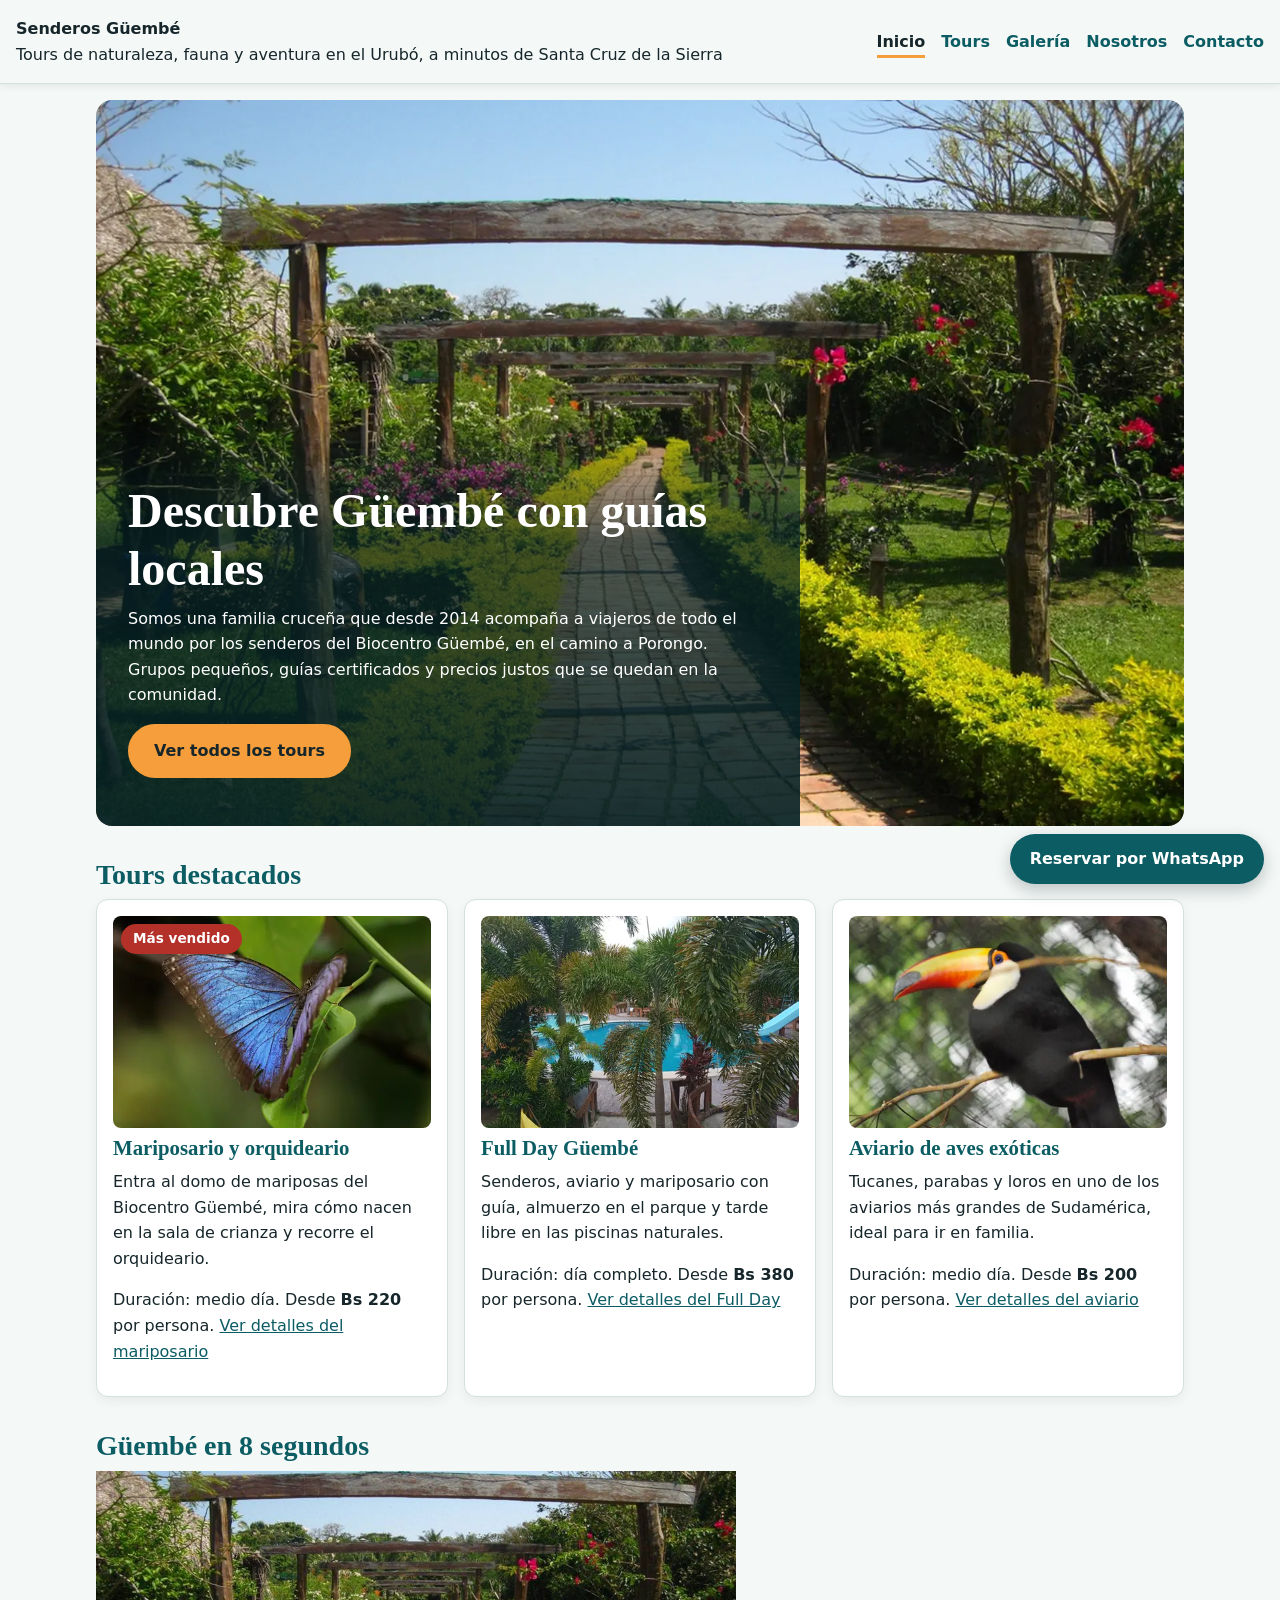
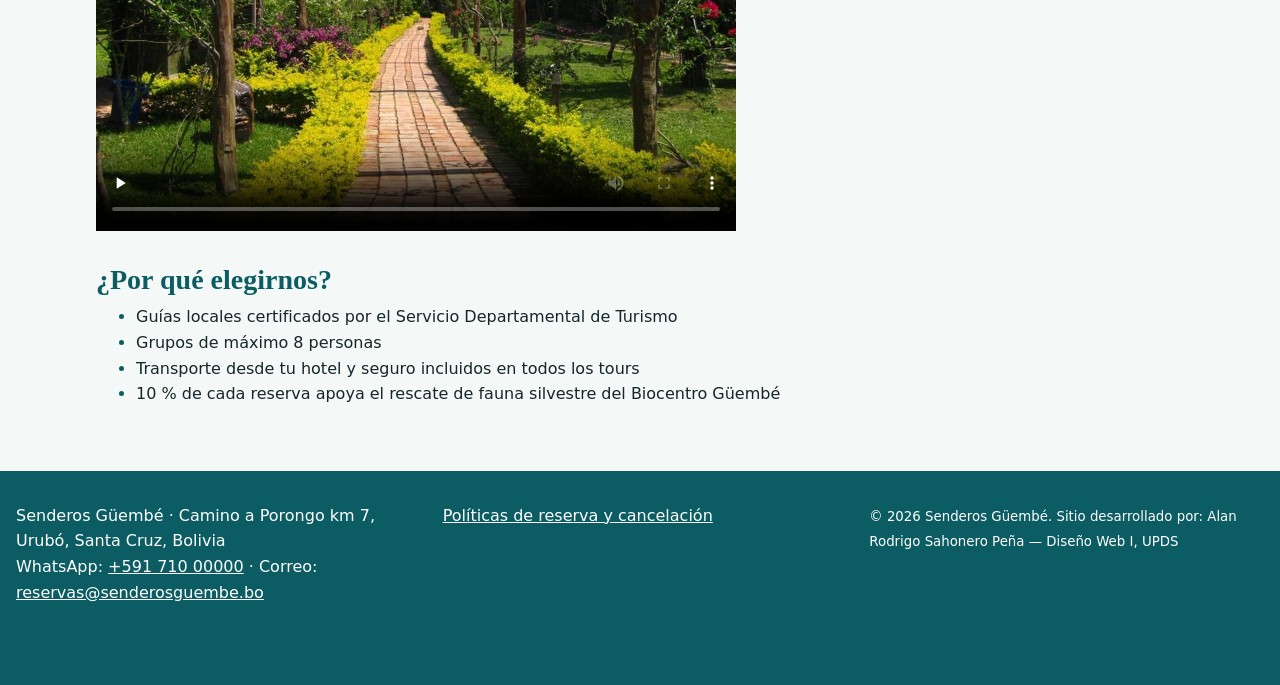
<file: index.html>
<!DOCTYPE html>
<html lang="es">
<head>
  <meta charset="UTF-8">
  <meta name="viewport" content="width=device-width, initial-scale=1.0">
  <title>Senderos Güembé · Tours de naturaleza en el Biocentro Güembé</title>
  <link rel="canonical" href="https://sahoneropenaalanrdorigo-web.github.io/senderos-guembe/">
  <meta name="description" content="Tours con guías locales al mariposario, el aviario y las piscinas naturales del Biocentro Güembé, a 20 minutos de Santa Cruz. Grupos pequeños y precios justos.">
  <link rel="stylesheet" href="css/estilos.css">
  <meta name="theme-color" content="#0b5c63">
  <link rel="icon" href="img/favicon.svg" type="image/svg+xml">
  <link rel="apple-touch-icon" href="img/apple-touch-icon.png">
  <meta property="og:type" content="website">
  <meta property="og:title" content="Senderos Güembé · Tours con guías locales">
  <meta property="og:description" content="Mariposario, aviario y piscinas naturales del Biocentro Güembé. Grupos pequeños y precios justos.">
  <meta property="og:image" content="https://sahoneropenaalanrdorigo-web.github.io/senderos-guembe/img/og-guembe.jpg">
  <meta property="og:url" content="https://sahoneropenaalanrdorigo-web.github.io/senderos-guembe/">
  <meta property="og:locale" content="es_BO">
  <script type="application/ld+json">
  {
    "@context": "https://schema.org",
    "@type": "TravelAgency",
    "name": "Senderos Güembé",
    "url": "https://sahoneropenaalanrdorigo-web.github.io/senderos-guembe/",
    "image": "https://sahoneropenaalanrdorigo-web.github.io/senderos-guembe/img/og-guembe.jpg",
    "telephone": "+59171000000",
    "email": "reservas@senderosguembe.bo",
    "priceRange": "Bs 170 - Bs 950",
    "address": {
      "@type": "PostalAddress",
      "streetAddress": "Camino a Porongo km 7, Urubó",
      "addressLocality": "Porongo",
      "addressRegion": "Santa Cruz",
      "addressCountry": "BO"
    },
    "openingHours": [
      "Mo-Sa 08:00-18:00",
      "Su 08:00-13:00"
    ]
  }
  </script>
</head>
<body>
  <header>
    <div class="marca">
      <p><strong>Senderos Güembé</strong></p>
      <p>Tours de naturaleza, fauna y aventura en el Urubó, a minutos de Santa Cruz de la Sierra</p>
    </div>
    <nav aria-label="Menú principal">
      <ul>
        <li><a href="index.html" aria-current="page">Inicio</a></li>
        <li><a href="tours.html">Tours</a></li>
        <li><a href="galeria.html">Galería</a></li>
        <li><a href="nosotros.html">Nosotros</a></li>
        <li><a href="contacto.html">Contacto</a></li>
      </ul>
    </nav>
  </header>

  <main>
    <section class="hero" aria-labelledby="bienvenida">
      <img src="img/portada-guembe-960.jpg"
           srcset="img/portada-guembe-480.webp 480w, img/portada-guembe-960.webp 960w, img/portada-guembe-1440.webp 1440w"
           sizes="100vw" width="960" height="640" fetchpriority="high"
           alt="Sendero de ladrillo bajo una pérgola de troncos, con arbustos amarillos a los lados y jardines con flores en el Biocentro Güembé">
      <div class="hero-texto">
        <h1 id="bienvenida">Descubre Güembé con guías locales</h1>
        <p>Somos una familia cruceña que desde 2014 acompaña a viajeros de todo el mundo por los senderos del
          Biocentro Güembé, en el camino a Porongo. Grupos pequeños, guías certificados y precios justos que se quedan en la comunidad.</p>
        <p><a class="boton" href="tours.html">Ver todos los tours</a></p>
      </div>
    </section>

    <section aria-labelledby="destacados">
      <h2 id="destacados">Tours destacados</h2>

      <div class="tarjetas">
        <article class="tarjeta">
          <p class="insignia">Más vendido</p>
          <img src="img/mariposario-480.webp" width="480" height="320" loading="lazy" alt="">
          <h3>Mariposario y orquideario</h3>
          <p>Entra al domo de mariposas del Biocentro Güembé, mira cómo nacen en la sala de crianza y recorre el
            orquideario.</p>
          <p>Duración: medio día. Desde <strong>Bs 220</strong> por persona. <a href="tours.html#mariposario">Ver detalles del mariposario</a></p>
        </article>

        <article class="tarjeta">
          <img src="img/piscinas-480.webp" width="480" height="320" loading="lazy" alt="">
          <h3>Full Day Güembé</h3>
          <p>Senderos, aviario y mariposario con guía, almuerzo en el parque y tarde libre en las piscinas
            naturales.</p>
          <p>Duración: día completo. Desde <strong>Bs 380</strong> por persona. <a href="tours.html#fullday">Ver detalles del Full Day</a></p>
        </article>

        <article class="tarjeta">
          <img src="img/aviario-480.webp" width="480" height="320" loading="lazy" alt="">
          <h3>Aviario de aves exóticas</h3>
          <p>Tucanes, parabas y loros en uno de los aviarios más grandes de Sudamérica, ideal para ir en familia.</p>
          <p>Duración: medio día. Desde <strong>Bs 200</strong> por persona. <a href="tours.html#aviario">Ver detalles del aviario</a></p>
        </article>
      </div>
    </section>

    <section aria-labelledby="video-titulo">
      <h2 id="video-titulo">Güembé en 8 segundos</h2>
      <video controls preload="none" poster="video/poster.jpg" width="640" height="360">
        <source src="video/guembe.mp4" type="video/mp4">
        <track kind="captions" src="video/guembe.vtt" srclang="es" label="Español" default>
        <p>Tu navegador no puede reproducir este video. <a href="video/guembe.mp4">Descárgalo aquí</a>.</p>
      </video>
    </section>

    <section aria-labelledby="por-que">
      <h2 id="por-que">¿Por qué elegirnos?</h2>
      <ul>
        <li>Guías locales certificados por el Servicio Departamental de Turismo</li>
        <li>Grupos de máximo 8 personas</li>
        <li>Transporte desde tu hotel y seguro incluidos en todos los tours</li>
        <li>10 % de cada reserva apoya el rescate de fauna silvestre del Biocentro Güembé</li>
      </ul>
    </section>
  </main>

  <a class="whatsapp-flotante" href="https://wa.me/59171000000">Reservar por WhatsApp</a>

  <footer>
    <address>
      Senderos Güembé · Camino a Porongo km 7, Urubó, Santa Cruz, Bolivia<br>
      WhatsApp: <a href="https://wa.me/59171000000">+591 710 00000</a> ·
      Correo: <a href="mailto:reservas@senderosguembe.bo">reservas@senderosguembe.bo</a>
    </address>
    <p><a href="legal/politicas.html">Políticas de reserva y cancelación</a></p>
    <p><small>© 2026 Senderos Güembé. Sitio desarrollado por: Alan Rodrigo Sahonero Peña — Diseño Web I, UPDS</small></p>
  </footer>
</body>
</html>
</file>
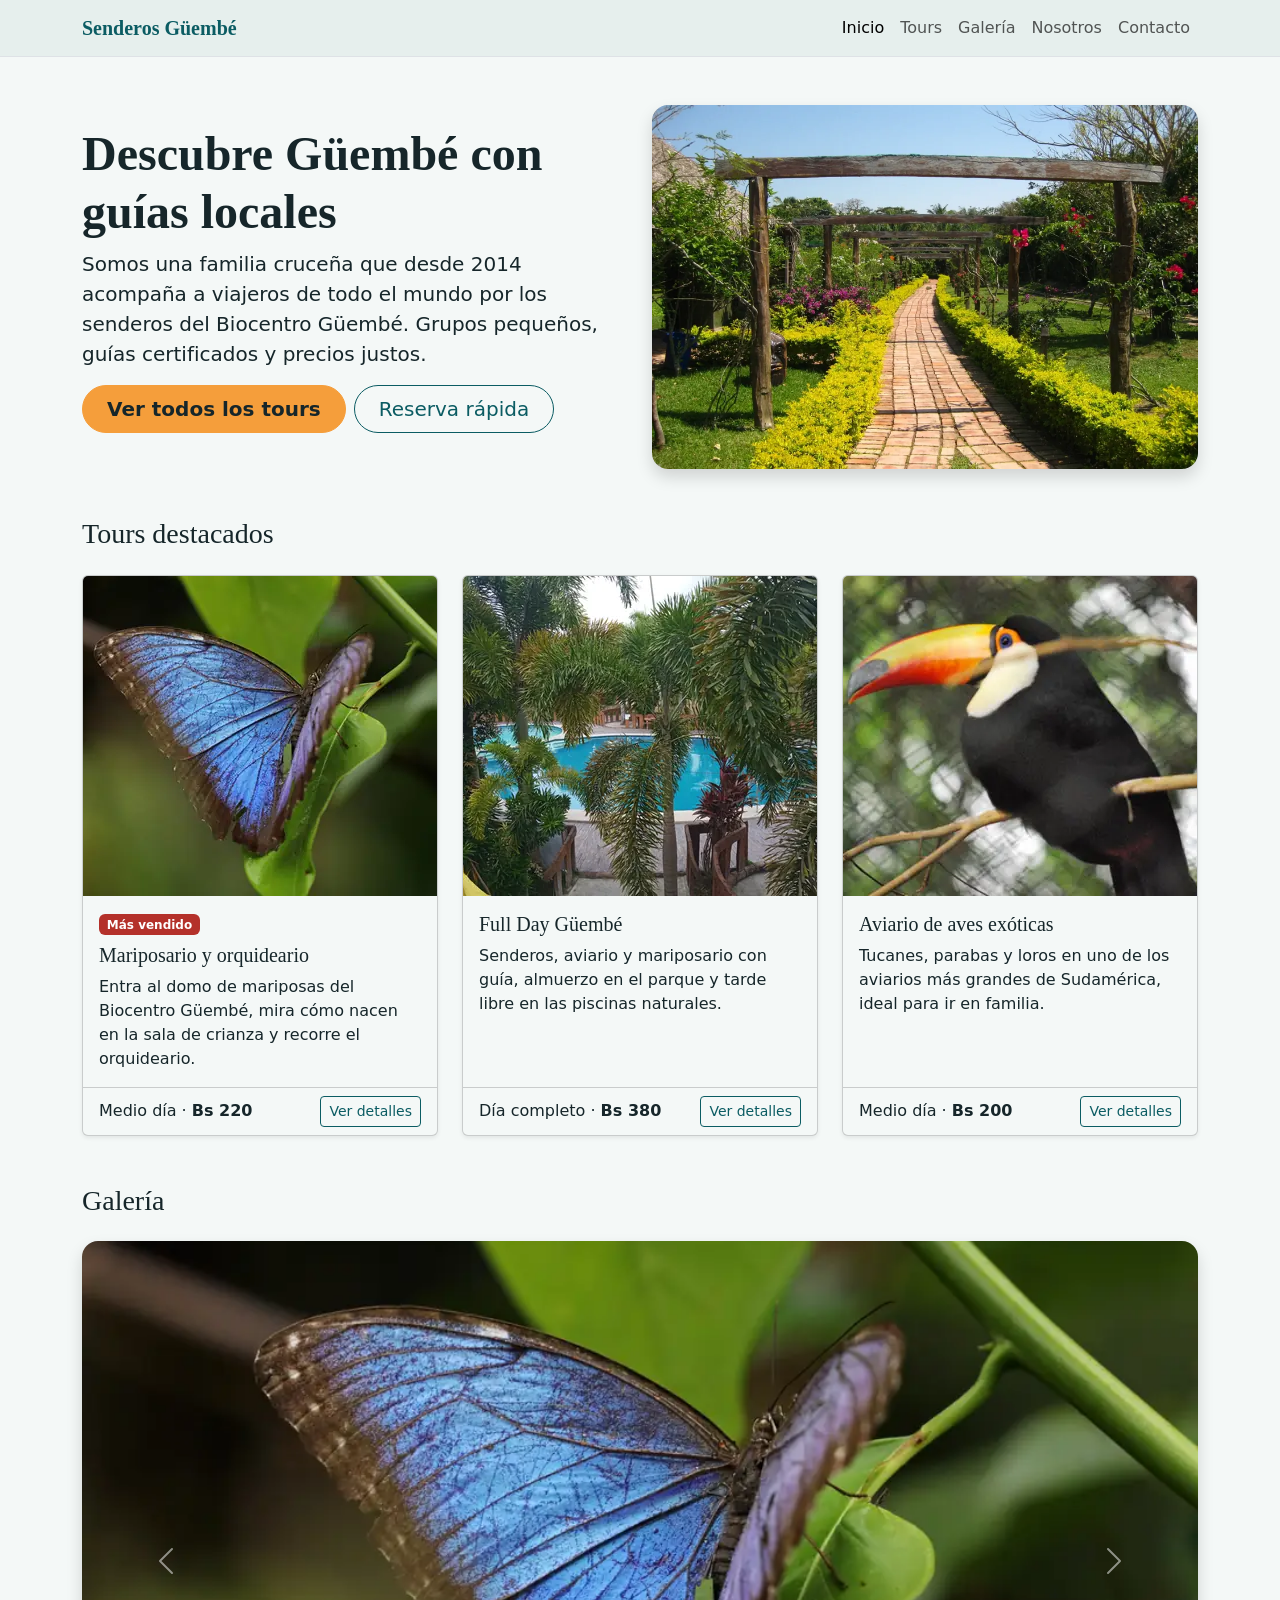
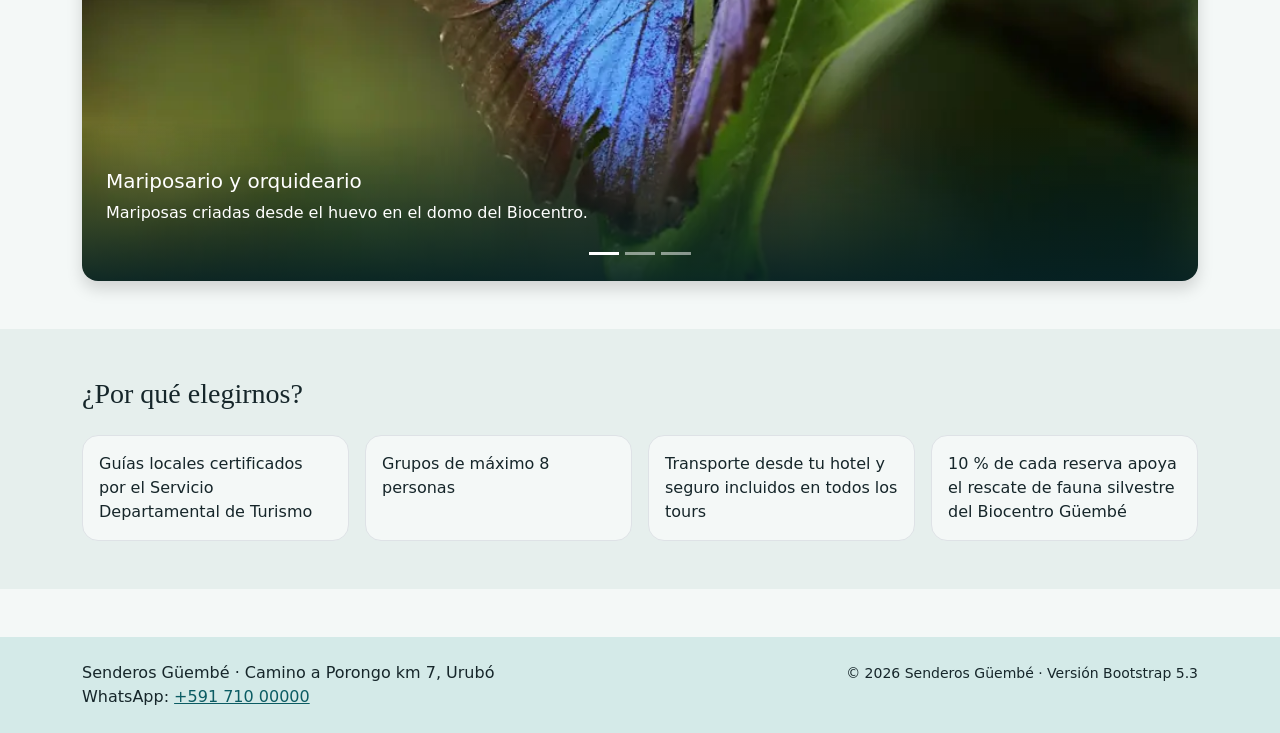
<file: version-bootstrap/index.html>
<!DOCTYPE html>
<html lang="es">
<head>
  <meta charset="UTF-8">
  <meta name="viewport" content="width=device-width, initial-scale=1.0">
  <title>Senderos Güembé · Versión Bootstrap</title>
  <meta name="description" content="Prototipo de la portada de Senderos Güembé construido con el framework Bootstrap 5.3.">
  <!-- Bootstrap 5.3.8 (copia local). Alternativa por CDN con integridad (SRI):
       <link rel="stylesheet" href="https://cdn.jsdelivr.net/npm/bootstrap@5.3.8/dist/css/bootstrap.min.css"
             integrity="sha384-sRIl4kxILFvY47J16cr9ZwB07vP4J8+LH7qKQnuqkuIAvNWLzeN8tE5YBujZqJLB" crossorigin="anonymous"> -->
  <link rel="stylesheet" href="vendor/bootstrap/css/bootstrap.min.css">
  <link rel="stylesheet" href="css/personalizado.css">
  <script src="js/tema.js"></script>
  <meta name="theme-color" content="#0b5c63">
  <link rel="icon" href="../img/favicon.svg" type="image/svg+xml">
</head>
<body>
  <header>
    <nav class="navbar navbar-expand-md bg-body-tertiary border-bottom sticky-top" aria-label="Menú principal">
      <div class="container">
        <a class="navbar-brand fw-bold text-success-emphasis" href="index.html">Senderos Güembé</a>
        <button class="navbar-toggler" type="button" data-bs-toggle="collapse" data-bs-target="#menu-principal"
                aria-controls="menu-principal" aria-expanded="false" aria-label="Abrir o cerrar el menú">
          <span class="navbar-toggler-icon"></span>
        </button>
        <div class="collapse navbar-collapse" id="menu-principal">
          <ul class="navbar-nav ms-auto">
            <li class="nav-item"><a class="nav-link active" aria-current="page" href="index.html">Inicio</a></li>
            <li class="nav-item"><a class="nav-link" href="../tours.html">Tours</a></li>
            <li class="nav-item"><a class="nav-link" href="../galeria.html">Galería</a></li>
            <li class="nav-item"><a class="nav-link" href="../nosotros.html">Nosotros</a></li>
            <li class="nav-item"><a class="nav-link" href="../contacto.html">Contacto</a></li>
          </ul>
        </div>
      </div>
    </nav>
  </header>

  <main>
    <section class="container py-5" aria-labelledby="bienvenida">
      <div class="row align-items-center g-4">
        <div class="col-md-6">
          <h1 id="bienvenida" class="display-5 fw-bold">Descubre Güembé con guías locales</h1>
          <p class="lead">Somos una familia cruceña que desde 2014 acompaña a viajeros de todo el mundo por los
            senderos del Biocentro Güembé. Grupos pequeños, guías certificados y precios justos.</p>
          <p class="d-flex flex-wrap gap-2">
            <a class="btn btn-warning btn-lg rounded-pill px-4 fw-bold" href="../tours.html">Ver todos los tours</a>
            <button type="button" class="btn btn-outline-success btn-lg rounded-pill px-4" data-bs-toggle="modal"
                    data-bs-target="#reserva-rapida">Reserva rápida</button>
          </p>
        </div>
        <div class="col-md-6">
          <img class="img-fluid rounded-4 shadow" src="../img/portada-guembe-960.jpg"
               srcset="../img/portada-guembe-480.webp 480w, ../img/portada-guembe-960.webp 960w"
               sizes="(min-width: 768px) 50vw, 100vw" width="960" height="640" fetchpriority="high"
               alt="Sendero de ladrillo bajo una pérgola de troncos, con arbustos amarillos a los lados y jardines con flores en el Biocentro Güembé">
        </div>
      </div>
    </section>

    <section class="container pb-5" aria-labelledby="destacados">
      <h2 id="destacados" class="h3 mb-4">Tours destacados</h2>
      <div class="row row-cols-1 row-cols-sm-2 row-cols-lg-3 g-4">
        <div class="col">
          <article class="card h-100 shadow-sm">
            <img class="card-img-top" src="../img/mariposario-480.webp" width="480" height="320" loading="lazy" alt="">
            <div class="card-body">
              <p class="badge text-bg-danger mb-2">Más vendido</p>
              <h3 class="card-title h5">Mariposario y orquideario</h3>
              <p class="card-text">Entra al domo de mariposas del Biocentro Güembé, mira cómo nacen en la sala de crianza y recorre el
                orquideario.</p>
            </div>
            <div class="card-footer bg-transparent d-flex justify-content-between align-items-center">
              <span>Medio día · <strong>Bs 220</strong></span>
              <a class="btn btn-outline-success btn-sm" href="../tours.html#mariposario">Ver detalles<span class="visually-hidden"> del mariposario</span></a>
            </div>
          </article>
        </div>
        <div class="col">
          <article class="card h-100 shadow-sm">
            <img class="card-img-top" src="../img/piscinas-480.webp" width="480" height="320" loading="lazy" alt="">
            <div class="card-body">
              <h3 class="card-title h5">Full Day Güembé</h3>
              <p class="card-text">Senderos, aviario y mariposario con guía, almuerzo en el parque y tarde libre en las piscinas
                naturales.</p>
            </div>
            <div class="card-footer bg-transparent d-flex justify-content-between align-items-center">
              <span>Día completo · <strong>Bs 380</strong></span>
              <a class="btn btn-outline-success btn-sm" href="../tours.html#fullday">Ver detalles<span class="visually-hidden"> del Full Day</span></a>
            </div>
          </article>
        </div>
        <div class="col">
          <article class="card h-100 shadow-sm">
            <img class="card-img-top" src="../img/aviario-480.webp" width="480" height="320" loading="lazy" alt="">
            <div class="card-body">
              <h3 class="card-title h5">Aviario de aves exóticas</h3>
              <p class="card-text">Tucanes, parabas y loros en uno de los aviarios más grandes de Sudamérica, ideal para ir en familia.</p>
            </div>
            <div class="card-footer bg-transparent d-flex justify-content-between align-items-center">
              <span>Medio día · <strong>Bs 200</strong></span>
              <a class="btn btn-outline-success btn-sm" href="../tours.html#aviario">Ver detalles<span class="visually-hidden"> del aviario</span></a>
            </div>
          </article>
        </div>
      </div>
    </section>

    <section class="container pb-5" aria-labelledby="galeria-titulo">
      <h2 id="galeria-titulo" class="h3 mb-4">Galería</h2>
      <div id="galeria-destacada" class="carousel slide rounded-4 overflow-hidden shadow" data-bs-theme="light">
        <div class="carousel-indicators">
          <button type="button" data-bs-target="#galeria-destacada" data-bs-slide-to="0" class="active" aria-current="true" aria-label="Foto 1: Mariposario y orquideario"></button>
          <button type="button" data-bs-target="#galeria-destacada" data-bs-slide-to="1" aria-label="Foto 2: Full Day Güembé"></button>
          <button type="button" data-bs-target="#galeria-destacada" data-bs-slide-to="2" aria-label="Foto 3: Aviario de aves exóticas"></button>
        </div>
        <div class="carousel-inner">
          <div class="carousel-item active">
            <img class="d-block w-100" src="../img/mariposario-960.webp" width="960" height="640"
                 alt="Mariposa morfo de alas azul metálico con bordes negros, posada sobre una hoja verde">
            <div class="carousel-caption">
              <p class="h5">Mariposario y orquideario</p>
              <p>Mariposas criadas desde el huevo en el domo del Biocentro.</p>
            </div>
          </div>
          <div class="carousel-item">
            <img class="d-block w-100" src="../img/piscinas-960.webp" width="960" height="640" loading="lazy"
                 alt="Piscina de agua turquesa rodeada de palmeras y plantas tropicales">
            <div class="carousel-caption">
              <p class="h5">Full Day Güembé</p>
              <p>Tarde libre en las piscinas naturales.</p>
            </div>
          </div>
          <div class="carousel-item">
            <img class="d-block w-100" src="../img/aviario-960.webp" width="960" height="640" loading="lazy"
                 alt="Tucán toco de pico naranja y pecho blanco posado en una rama, detrás de la malla de un aviario">
            <div class="carousel-caption">
              <p class="h5">Aviario de aves exóticas</p>
              <p>Tucanes, parabas y loros en un aviario gigante.</p>
            </div>
          </div>
        </div>
        <button class="carousel-control-prev" type="button" data-bs-target="#galeria-destacada" data-bs-slide="prev">
          <span class="carousel-control-prev-icon" aria-hidden="true"></span>
          <span class="visually-hidden">Foto anterior</span>
        </button>
        <button class="carousel-control-next" type="button" data-bs-target="#galeria-destacada" data-bs-slide="next">
          <span class="carousel-control-next-icon" aria-hidden="true"></span>
          <span class="visually-hidden">Foto siguiente</span>
        </button>
      </div>
    </section>

    <section class="bg-body-tertiary py-5" aria-labelledby="por-que">
      <div class="container">
        <h2 id="por-que" class="h3 mb-4">¿Por qué elegirnos?</h2>
        <ul class="row row-cols-1 row-cols-sm-2 row-cols-lg-4 g-3 list-unstyled mb-0">
          <li class="col"><p class="h-100 p-3 bg-body rounded-3 border mb-0">Guías locales certificados por el Servicio Departamental de Turismo</p></li>
          <li class="col"><p class="h-100 p-3 bg-body rounded-3 border mb-0">Grupos de máximo 8 personas</p></li>
          <li class="col"><p class="h-100 p-3 bg-body rounded-3 border mb-0">Transporte desde tu hotel y seguro incluidos en todos los tours</p></li>
          <li class="col"><p class="h-100 p-3 bg-body rounded-3 border mb-0">10 % de cada reserva apoya el rescate de fauna silvestre del Biocentro Güembé</p></li>
        </ul>
      </div>
    </section>
  </main>

  <footer class="bg-success-subtle py-4 mt-5">
    <div class="container d-md-flex justify-content-between">
      <address class="mb-2 mb-md-0">
        Senderos Güembé · Camino a Porongo km 7, Urubó<br>
        WhatsApp: <a href="https://wa.me/59171000000">+591 710 00000</a>
      </address>
      <p class="mb-0"><small>© 2026 Senderos Güembé · Versión Bootstrap 5.3</small></p>
    </div>
  </footer>

  <div class="modal fade" id="reserva-rapida" tabindex="-1" aria-labelledby="reserva-rapida-titulo">
    <div class="modal-dialog modal-dialog-centered">
      <div class="modal-content">
        <form action="../gracias.html" method="get">
          <div class="modal-header">
            <h2 class="modal-title h5" id="reserva-rapida-titulo">Reserva rápida</h2>
            <button type="button" class="btn-close" data-bs-dismiss="modal" aria-label="Cerrar"></button>
          </div>
          <div class="modal-body">
            <p class="text-body-secondary">Te escribimos por WhatsApp en menos de 24 horas para confirmar.</p>
            <div class="mb-3">
              <label class="form-label" for="rr-nombre">Nombre completo</label>
              <input class="form-control" type="text" id="rr-nombre" name="nombre" autocomplete="name" required>
            </div>
            <div class="mb-3">
              <label class="form-label" for="rr-celular">Celular</label>
              <input class="form-control" type="tel" id="rr-celular" name="celular" inputmode="numeric"
                     pattern="[67][0-9]{7}" aria-describedby="rr-ayuda" autocomplete="tel" required>
              <p class="form-text" id="rr-ayuda">8 dígitos, empieza con 6 o 7.</p>
            </div>
            <div class="mb-3">
              <label class="form-label" for="rr-tour">Tour</label>
              <select class="form-select" id="rr-tour" name="tour" required>
                <option value="">— Elige un tour —</option>
                <option value="mariposario">Mariposario y orquideario</option>
                <option value="fullday">Full Day Güembé</option>
                <option value="aviario">Aviario de aves exóticas</option>
              </select>
            </div>
          </div>
          <div class="modal-footer">
            <button type="button" class="btn btn-outline-success" data-bs-dismiss="modal">Cancelar</button>
            <button type="submit" class="btn btn-warning fw-bold">Enviar solicitud</button>
          </div>
        </form>
      </div>
    </div>
  </div>

  <!-- Bootstrap JS (incluye Popper): menú colapsable, carrusel y modal -->
  <script src="vendor/bootstrap/js/bootstrap.bundle.min.js"></script>
</body>
</html>
</file>
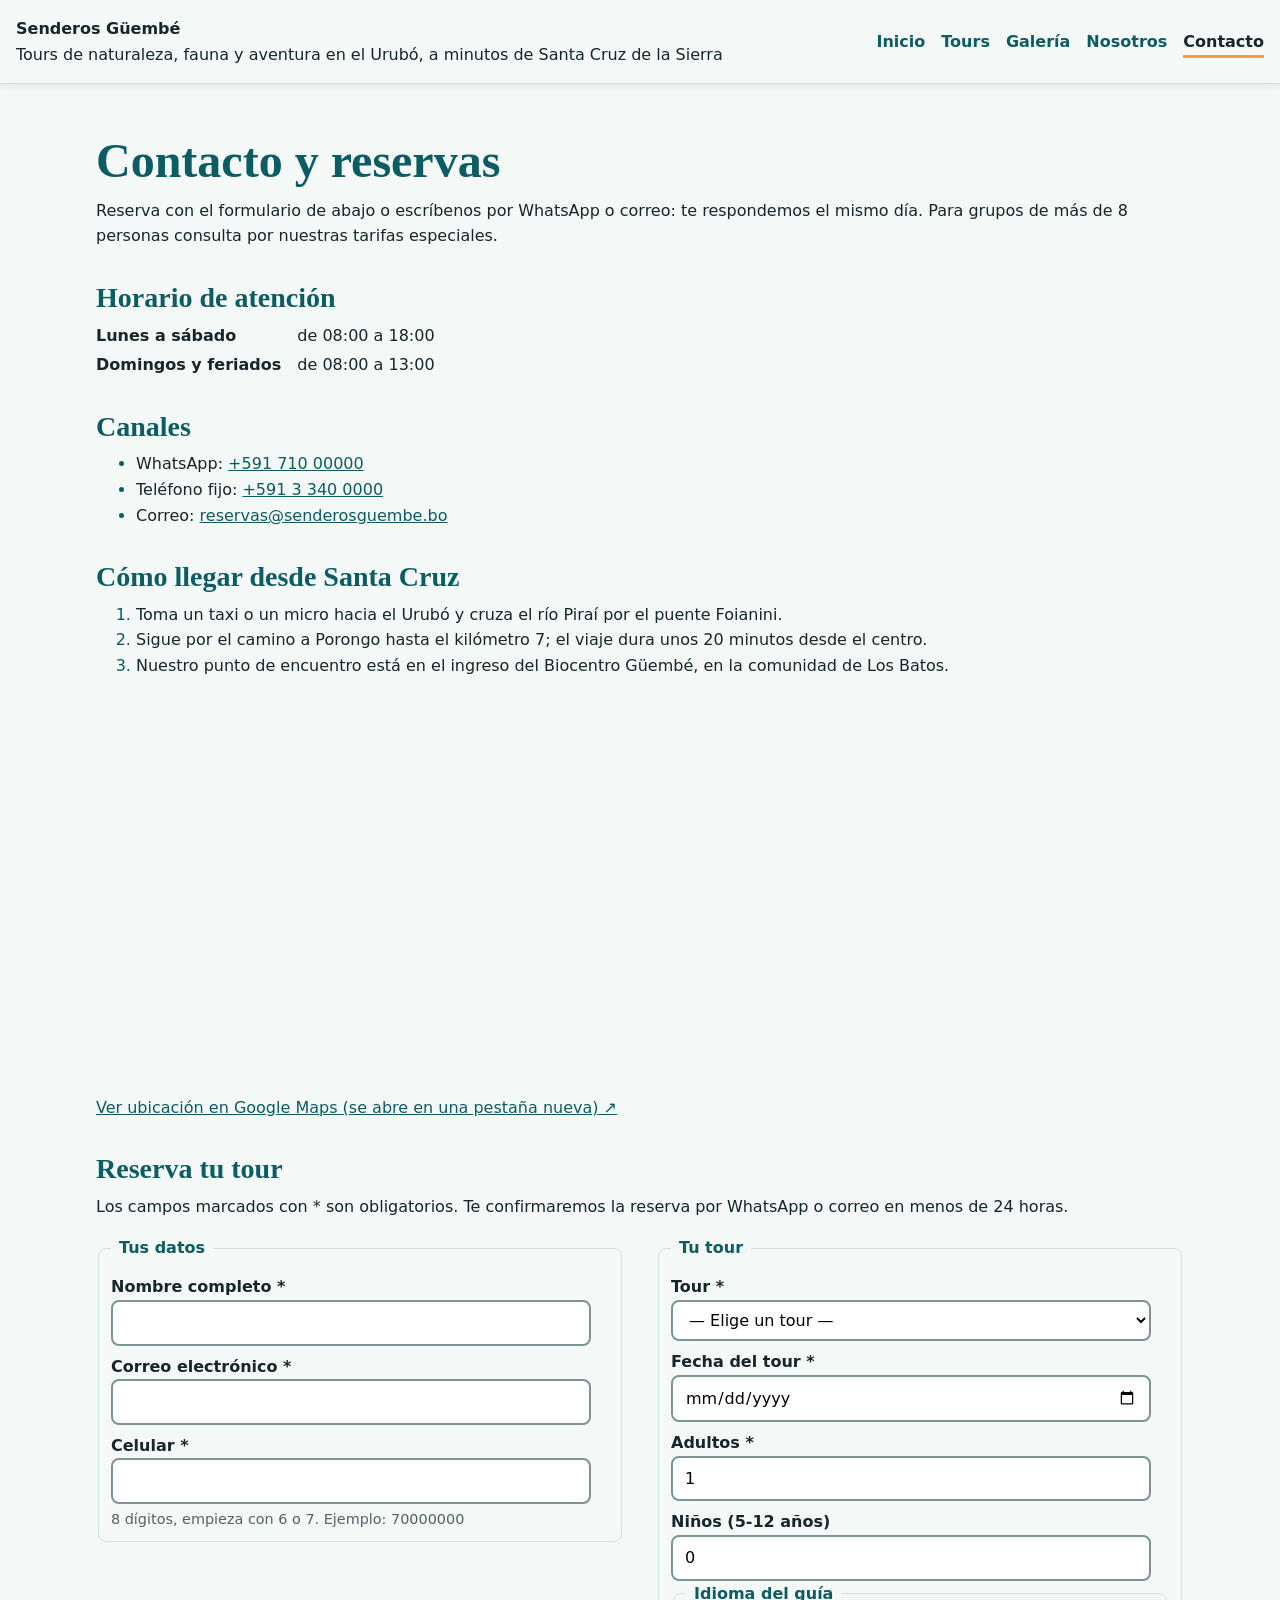
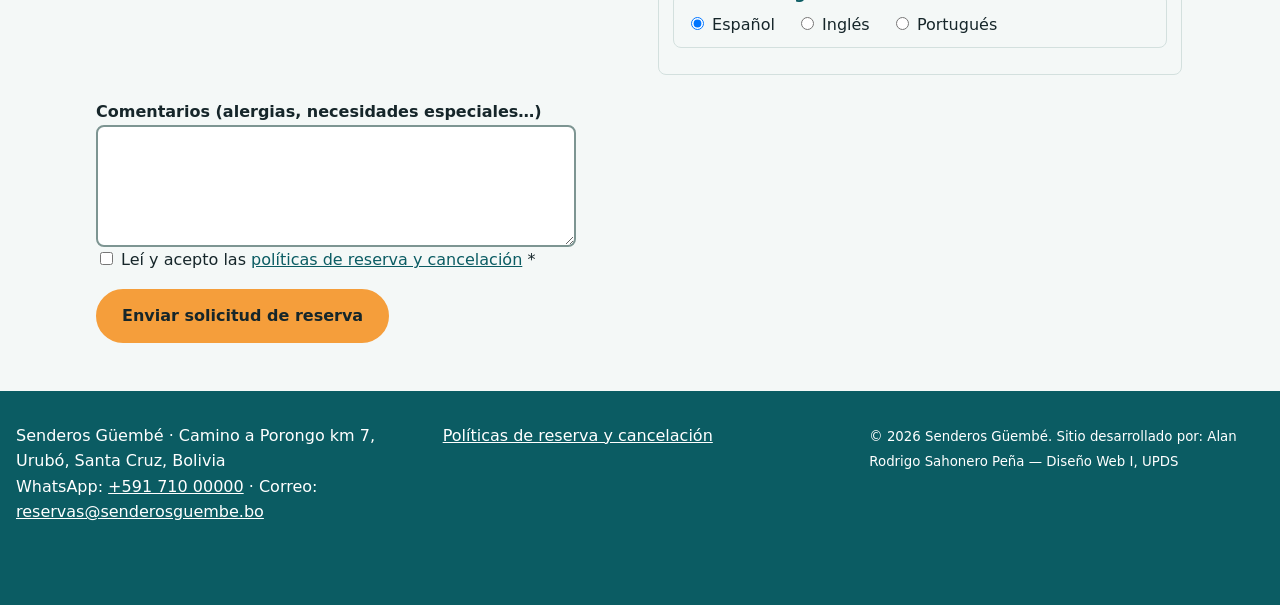
<file: contacto.html>
<!DOCTYPE html>
<html lang="es">
<head>
  <meta charset="UTF-8">
  <meta name="viewport" content="width=device-width, initial-scale=1.0">
  <title>Contacto y reservas · Senderos Güembé</title>
  <link rel="canonical" href="https://sahoneropenaalanrdorigo-web.github.io/senderos-guembe/contacto.html">
  <meta name="description" content="Reserva tu tour en Güembé por WhatsApp, teléfono o correo. Horarios de atención y cómo llegar desde el centro de Santa Cruz.">
  <link rel="stylesheet" href="css/estilos.css">
  <meta name="theme-color" content="#0b5c63">
  <link rel="icon" href="img/favicon.svg" type="image/svg+xml">
  <link rel="apple-touch-icon" href="img/apple-touch-icon.png">
</head>
<body>
  <header>
    <div class="marca">
      <p><strong>Senderos Güembé</strong></p>
      <p>Tours de naturaleza, fauna y aventura en el Urubó, a minutos de Santa Cruz de la Sierra</p>
    </div>
    <nav aria-label="Menú principal">
      <ul>
        <li><a href="index.html">Inicio</a></li>
        <li><a href="tours.html">Tours</a></li>
        <li><a href="galeria.html">Galería</a></li>
        <li><a href="nosotros.html">Nosotros</a></li>
        <li><a href="contacto.html" aria-current="page">Contacto</a></li>
      </ul>
    </nav>
  </header>

  <main>
    <h1>Contacto y reservas</h1>
    <p>Reserva con el formulario de abajo o escríbenos por WhatsApp o correo: te respondemos el mismo día. Para grupos de más de 8 personas consulta
      por nuestras tarifas especiales.</p>

    <section aria-labelledby="horario">
      <h2 id="horario">Horario de atención</h2>
      <dl>
        <dt>Lunes a sábado</dt>
        <dd>de <time>08:00</time> a <time>18:00</time></dd>
        <dt>Domingos y feriados</dt>
        <dd>de <time>08:00</time> a <time>13:00</time></dd>
      </dl>
    </section>

    <section aria-labelledby="canales">
      <h2 id="canales">Canales</h2>
      <ul>
        <li>WhatsApp: <a href="https://wa.me/59171000000">+591 710 00000</a></li>
        <li>Teléfono fijo: <a href="tel:+59133400000">+591&nbsp;3&nbsp;340&nbsp;0000</a></li>
        <li>Correo: <a href="mailto:reservas@senderosguembe.bo">reservas@senderosguembe.bo</a></li>
      </ul>
    </section>

    <section aria-labelledby="llegar">
      <h2 id="llegar">Cómo llegar desde Santa Cruz</h2>
      <ol>
        <li>Toma un taxi o un micro hacia el Urubó y cruza el río Piraí por el puente Foianini.</li>
        <li>Sigue por el camino a Porongo hasta el kilómetro 7; el viaje dura unos 20 minutos desde el centro.</li>
        <li>Nuestro punto de encuentro está en el ingreso del Biocentro Güembé, en la comunidad de Los Batos.</li>
      </ol>
      <iframe src="https://www.google.com/maps?q=-17.7682,-63.2486&amp;z=15&amp;output=embed"
              title="Mapa: ubicación del Biocentro Güembé, Urubó, Santa Cruz, Bolivia"
              width="600" height="400" loading="lazy" referrerpolicy="no-referrer-when-downgrade"></iframe>
      <p><a href="https://maps.google.com/?q=-17.7682,-63.2486" target="_blank" rel="noopener">Ver
          ubicación en Google Maps (se abre en una pestaña nueva)</a></p>
    </section>
    <section aria-labelledby="reserva">
      <h2 id="reserva">Reserva tu tour</h2>
      <p>Los campos marcados con <span aria-hidden="true">*</span> son obligatorios. Te confirmaremos la reserva por
        WhatsApp o correo en menos de 24 horas.</p>

      <form action="gracias.html" method="get">
        <div class="form-columnas">
          <fieldset>
            <legend>Tus datos</legend>

            <label for="nombre">Nombre completo <span aria-hidden="true">*</span></label>
            <input type="text" id="nombre" name="nombre" autocomplete="name" required>

            <label for="correo">Correo electrónico <span aria-hidden="true">*</span></label>
            <input type="email" id="correo" name="correo" autocomplete="email" required>

            <label for="celular">Celular <span aria-hidden="true">*</span></label>
            <input type="tel" id="celular" name="celular" autocomplete="tel" inputmode="numeric"
                   pattern="[67][0-9]{7}" aria-describedby="ayuda-celular" required>
            <p id="ayuda-celular">8 dígitos, empieza con 6 o 7. Ejemplo: 70000000</p>
          </fieldset>

          <fieldset>
            <legend>Tu tour</legend>

            <label for="tour">Tour <span aria-hidden="true">*</span></label>
            <select id="tour" name="tour" required>
              <option value="">— Elige un tour —</option>
              <option value="mariposario">Mariposario y orquideario</option>
              <option value="fullday">Full Day Güembé</option>
              <option value="aviario">Aviario de aves exóticas</option>
              <option value="monos">Isla de los Monos</option>
              <option value="cabana">Noche en cabaña</option>
              <option value="kayak">Kayak al atardecer</option>
            </select>

            <label for="fecha">Fecha del tour <span aria-hidden="true">*</span></label>
            <input type="date" id="fecha" name="fecha" min="2026-10-01" max="2027-12-31" required>

            <label for="adultos">Adultos <span aria-hidden="true">*</span></label>
            <input type="number" id="adultos" name="adultos" min="1" max="8" value="1" required>

            <label for="ninos">Niños (5-12 años)</label>
            <input type="number" id="ninos" name="ninos" min="0" max="8" value="0">

            <fieldset>
              <legend>Idioma del guía</legend>
              <input type="radio" id="idioma-es" name="idioma" value="es" checked>
              <label for="idioma-es">Español</label>
              <input type="radio" id="idioma-en" name="idioma" value="en">
              <label for="idioma-en">Inglés</label>
              <input type="radio" id="idioma-pt" name="idioma" value="pt">
              <label for="idioma-pt">Portugués</label>
            </fieldset>
          </fieldset>
        </div>

        <label for="comentarios">Comentarios (alergias, necesidades especiales…)</label>
        <textarea id="comentarios" name="comentarios" rows="4" maxlength="500"></textarea>

        <input type="checkbox" id="acepto" name="acepto" value="si" required>
        <label for="acepto">Leí y acepto las <a href="legal/politicas.html">políticas de reserva y cancelación</a>
          <span aria-hidden="true">*</span></label>

        <button class="boton" type="submit">Enviar solicitud de reserva</button>
      </form>
    </section>
  </main>

  <footer>
    <address>
      Senderos Güembé · Camino a Porongo km 7, Urubó, Santa Cruz, Bolivia<br>
      WhatsApp: <a href="https://wa.me/59171000000">+591 710 00000</a> ·
      Correo: <a href="mailto:reservas@senderosguembe.bo">reservas@senderosguembe.bo</a>
    </address>
    <p><a href="legal/politicas.html">Políticas de reserva y cancelación</a></p>
    <p><small>© 2026 Senderos Güembé. Sitio desarrollado por: Alan Rodrigo Sahonero Peña — Diseño Web I, UPDS</small></p>
  </footer>
</body>
</html>
</file>
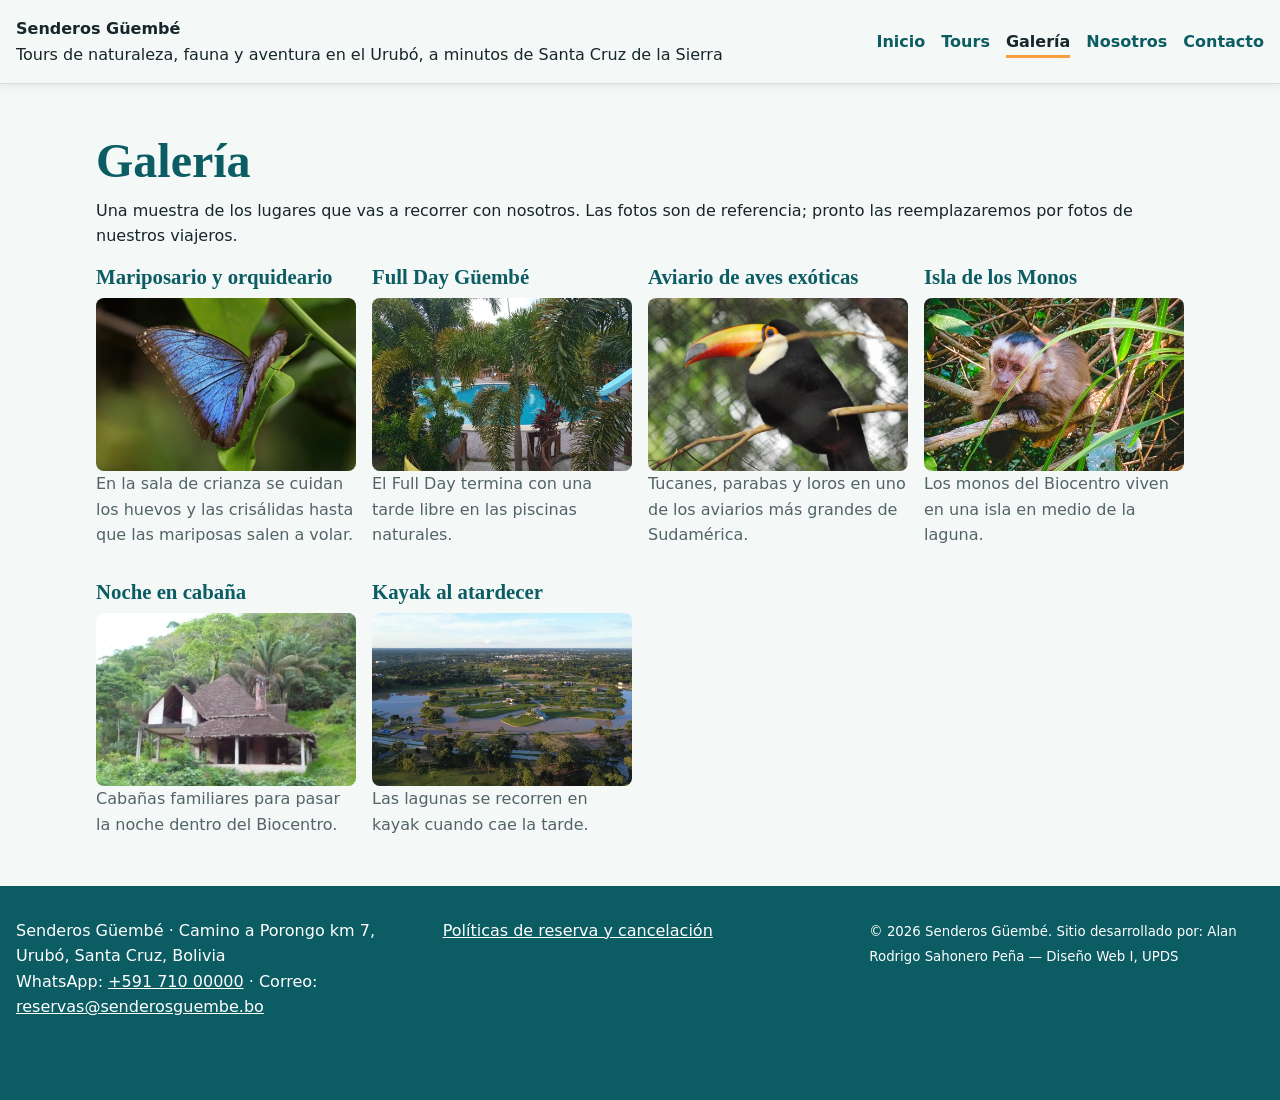
<file: galeria.html>
<!DOCTYPE html>
<html lang="es">
<head>
  <meta charset="UTF-8">
  <meta name="viewport" content="width=device-width, initial-scale=1.0">
  <title>Galería de fotos · Senderos Güembé</title>
  <link rel="canonical" href="https://sahoneropenaalanrdorigo-web.github.io/senderos-guembe/galeria.html">
  <meta name="description" content="Fotos del mariposario, el aviario, la isla de los monos y las piscinas naturales del Biocentro Güembé.">
  <link rel="stylesheet" href="css/estilos.css">
  <meta name="theme-color" content="#0b5c63">
  <link rel="icon" href="img/favicon.svg" type="image/svg+xml">
  <link rel="apple-touch-icon" href="img/apple-touch-icon.png">
</head>
<body>
  <header>
    <div class="marca">
      <p><strong>Senderos Güembé</strong></p>
      <p>Tours de naturaleza, fauna y aventura en el Urubó, a minutos de Santa Cruz de la Sierra</p>
    </div>
    <nav aria-label="Menú principal">
      <ul>
        <li><a href="index.html">Inicio</a></li>
        <li><a href="tours.html">Tours</a></li>
        <li><a href="galeria.html" aria-current="page">Galería</a></li>
        <li><a href="nosotros.html">Nosotros</a></li>
        <li><a href="contacto.html">Contacto</a></li>
      </ul>
    </nav>
  </header>

  <main>
    <h1>Galería</h1>
    <p>Una muestra de los lugares que vas a recorrer con nosotros. Las fotos son de referencia; pronto las reemplazaremos por fotos de nuestros viajeros.</p>

    <div class="galeria">
      <section aria-labelledby="g-mariposario">
        <h2 id="g-mariposario">Mariposario y orquideario</h2>
        <figure>
          <picture>
            <source type="image/webp"
                    srcset="img/mariposario-480.webp 480w, img/mariposario-960.webp 960w, img/mariposario-1440.webp 1440w"
                    sizes="(min-width: 60em) 60vw, 100vw">
            <img src="img/mariposario-960.jpg" width="960" height="640" loading="lazy" decoding="async"
                 alt="Mariposa morfo de alas azul metálico con bordes negros, posada sobre una hoja verde">
          </picture>
          <figcaption>En la sala de crianza se cuidan los huevos y las crisálidas hasta que las mariposas salen a volar.</figcaption>
        </figure>
      </section>

      <section aria-labelledby="g-fullday">
        <h2 id="g-fullday">Full Day Güembé</h2>
        <figure>
          <picture>
            <source type="image/webp"
                    srcset="img/piscinas-480.webp 480w, img/piscinas-960.webp 960w, img/piscinas-1440.webp 1440w"
                    sizes="(min-width: 60em) 60vw, 100vw">
            <img src="img/piscinas-960.jpg" width="960" height="640" loading="lazy" decoding="async"
                 alt="Piscina de agua turquesa rodeada de palmeras y plantas tropicales">
          </picture>
          <figcaption>El Full Day termina con una tarde libre en las piscinas naturales.</figcaption>
        </figure>
      </section>

      <section aria-labelledby="g-aviario">
        <h2 id="g-aviario">Aviario de aves exóticas</h2>
        <figure>
          <picture>
            <source type="image/webp"
                    srcset="img/aviario-480.webp 480w, img/aviario-960.webp 960w, img/aviario-1440.webp 1440w"
                    sizes="(min-width: 60em) 60vw, 100vw">
            <img src="img/aviario-960.jpg" width="960" height="640" loading="lazy" decoding="async"
                 alt="Tucán toco de pico naranja y pecho blanco posado en una rama, detrás de la malla de un aviario">
          </picture>
          <figcaption>Tucanes, parabas y loros en uno de los aviarios más grandes de Sudamérica.</figcaption>
        </figure>
      </section>

      <section aria-labelledby="g-monos">
        <h2 id="g-monos">Isla de los Monos</h2>
        <figure>
          <picture>
            <source type="image/webp"
                    srcset="img/monos-480.webp 480w, img/monos-960.webp 960w, img/monos-1440.webp 1440w"
                    sizes="(min-width: 60em) 60vw, 100vw">
            <img src="img/monos-960.jpg" width="960" height="640" loading="lazy" decoding="async"
                 alt="Mono capuchino de pelaje café claro descansando sobre una rama entre hojas verdes">
          </picture>
          <figcaption>Los monos del Biocentro viven en una isla en medio de la laguna.</figcaption>
        </figure>
      </section>

      <section aria-labelledby="g-cabana">
        <h2 id="g-cabana">Noche en cabaña</h2>
        <figure>
          <picture>
            <source type="image/webp"
                    srcset="img/cabana-480.webp 480w, img/cabana-960.webp 960w, img/cabana-1440.webp 1440w"
                    sizes="(min-width: 60em) 60vw, 100vw">
            <img src="img/cabana-960.jpg" width="960" height="640" loading="lazy" decoding="async"
                 alt="Cabaña de techo inclinado rodeada de palmeras y bosque tropical en una ladera verde">
          </picture>
          <figcaption>Cabañas familiares para pasar la noche dentro del Biocentro.</figcaption>
        </figure>
      </section>

      <section aria-labelledby="g-kayak">
        <h2 id="g-kayak">Kayak al atardecer</h2>
        <figure>
          <picture>
            <source type="image/webp"
                    srcset="img/kayak-480.webp 480w, img/kayak-960.webp 960w, img/kayak-1440.webp 1440w"
                    sizes="(min-width: 60em) 60vw, 100vw">
            <img src="img/kayak-960.jpg" width="960" height="640" loading="lazy" decoding="async"
                 alt="Vista aérea de lagunas de formas curvas rodeadas de árboles y prados verdes">
          </picture>
          <figcaption>Las lagunas se recorren en kayak cuando cae la tarde.</figcaption>
        </figure>
      </section>
    </div>
  </main>

  <footer>
    <address>
      Senderos Güembé · Camino a Porongo km 7, Urubó, Santa Cruz, Bolivia<br>
      WhatsApp: <a href="https://wa.me/59171000000">+591 710 00000</a> ·
      Correo: <a href="mailto:reservas@senderosguembe.bo">reservas@senderosguembe.bo</a>
    </address>
    <p><a href="legal/politicas.html">Políticas de reserva y cancelación</a></p>
    <p><small>© 2026 Senderos Güembé. Sitio desarrollado por: Alan Rodrigo Sahonero Peña — Diseño Web I, UPDS</small></p>
  </footer>
</body>
</html>
</file>
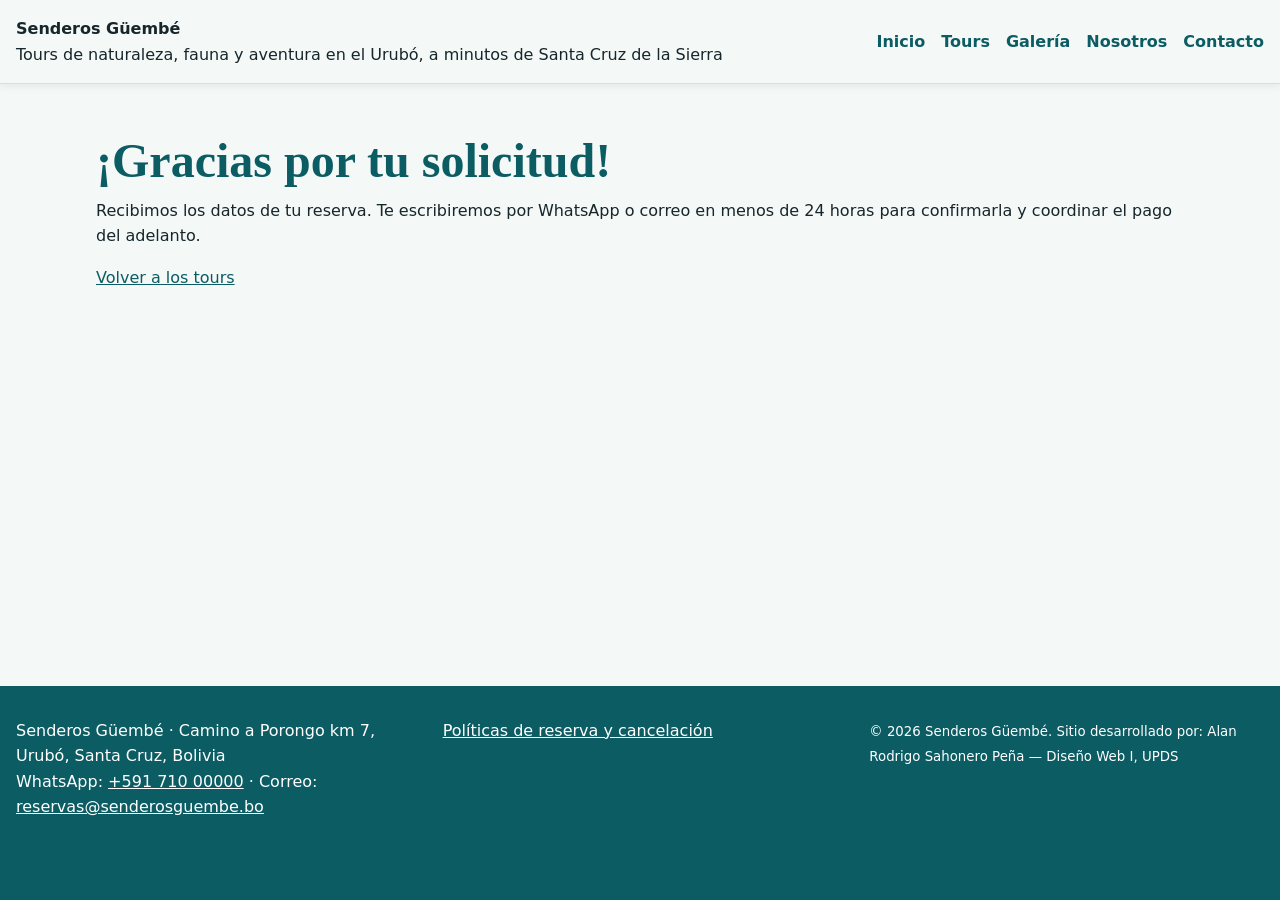
<file: gracias.html>
<!DOCTYPE html>
<html lang="es">
<head>
  <meta charset="UTF-8">
  <meta name="viewport" content="width=device-width, initial-scale=1.0">
  <title>Solicitud recibida · Senderos Güembé</title>
  <meta name="robots" content="noindex">
  <meta name="description" content="Recibimos tu solicitud de reserva. Te responderemos en menos de 24 horas.">
  <link rel="stylesheet" href="css/estilos.css">
  <meta name="theme-color" content="#0b5c63">
  <link rel="icon" href="img/favicon.svg" type="image/svg+xml">
  <link rel="apple-touch-icon" href="img/apple-touch-icon.png">
</head>
<body>
  <header>
    <div class="marca">
      <p><strong>Senderos Güembé</strong></p>
      <p>Tours de naturaleza, fauna y aventura en el Urubó, a minutos de Santa Cruz de la Sierra</p>
    </div>
    <nav aria-label="Menú principal">
      <ul>
        <li><a href="index.html">Inicio</a></li>
        <li><a href="tours.html">Tours</a></li>
        <li><a href="galeria.html">Galería</a></li>
        <li><a href="nosotros.html">Nosotros</a></li>
        <li><a href="contacto.html">Contacto</a></li>
      </ul>
    </nav>
  </header>

  <main>
    <h1>¡Gracias por tu solicitud!</h1>
    <p>Recibimos los datos de tu reserva. Te escribiremos por WhatsApp o correo en menos de 24 horas para
      confirmarla y coordinar el pago del adelanto.</p>
    <p><a href="tours.html">Volver a los tours</a></p>
  </main>

  <footer>
    <address>
      Senderos Güembé · Camino a Porongo km 7, Urubó, Santa Cruz, Bolivia<br>
      WhatsApp: <a href="https://wa.me/59171000000">+591 710 00000</a> ·
      Correo: <a href="mailto:reservas@senderosguembe.bo">reservas@senderosguembe.bo</a>
    </address>
    <p><a href="legal/politicas.html">Políticas de reserva y cancelación</a></p>
    <p><small>© 2026 Senderos Güembé. Sitio desarrollado por: Alan Rodrigo Sahonero Peña — Diseño Web I, UPDS</small></p>
  </footer>
</body>
</html>
</file>
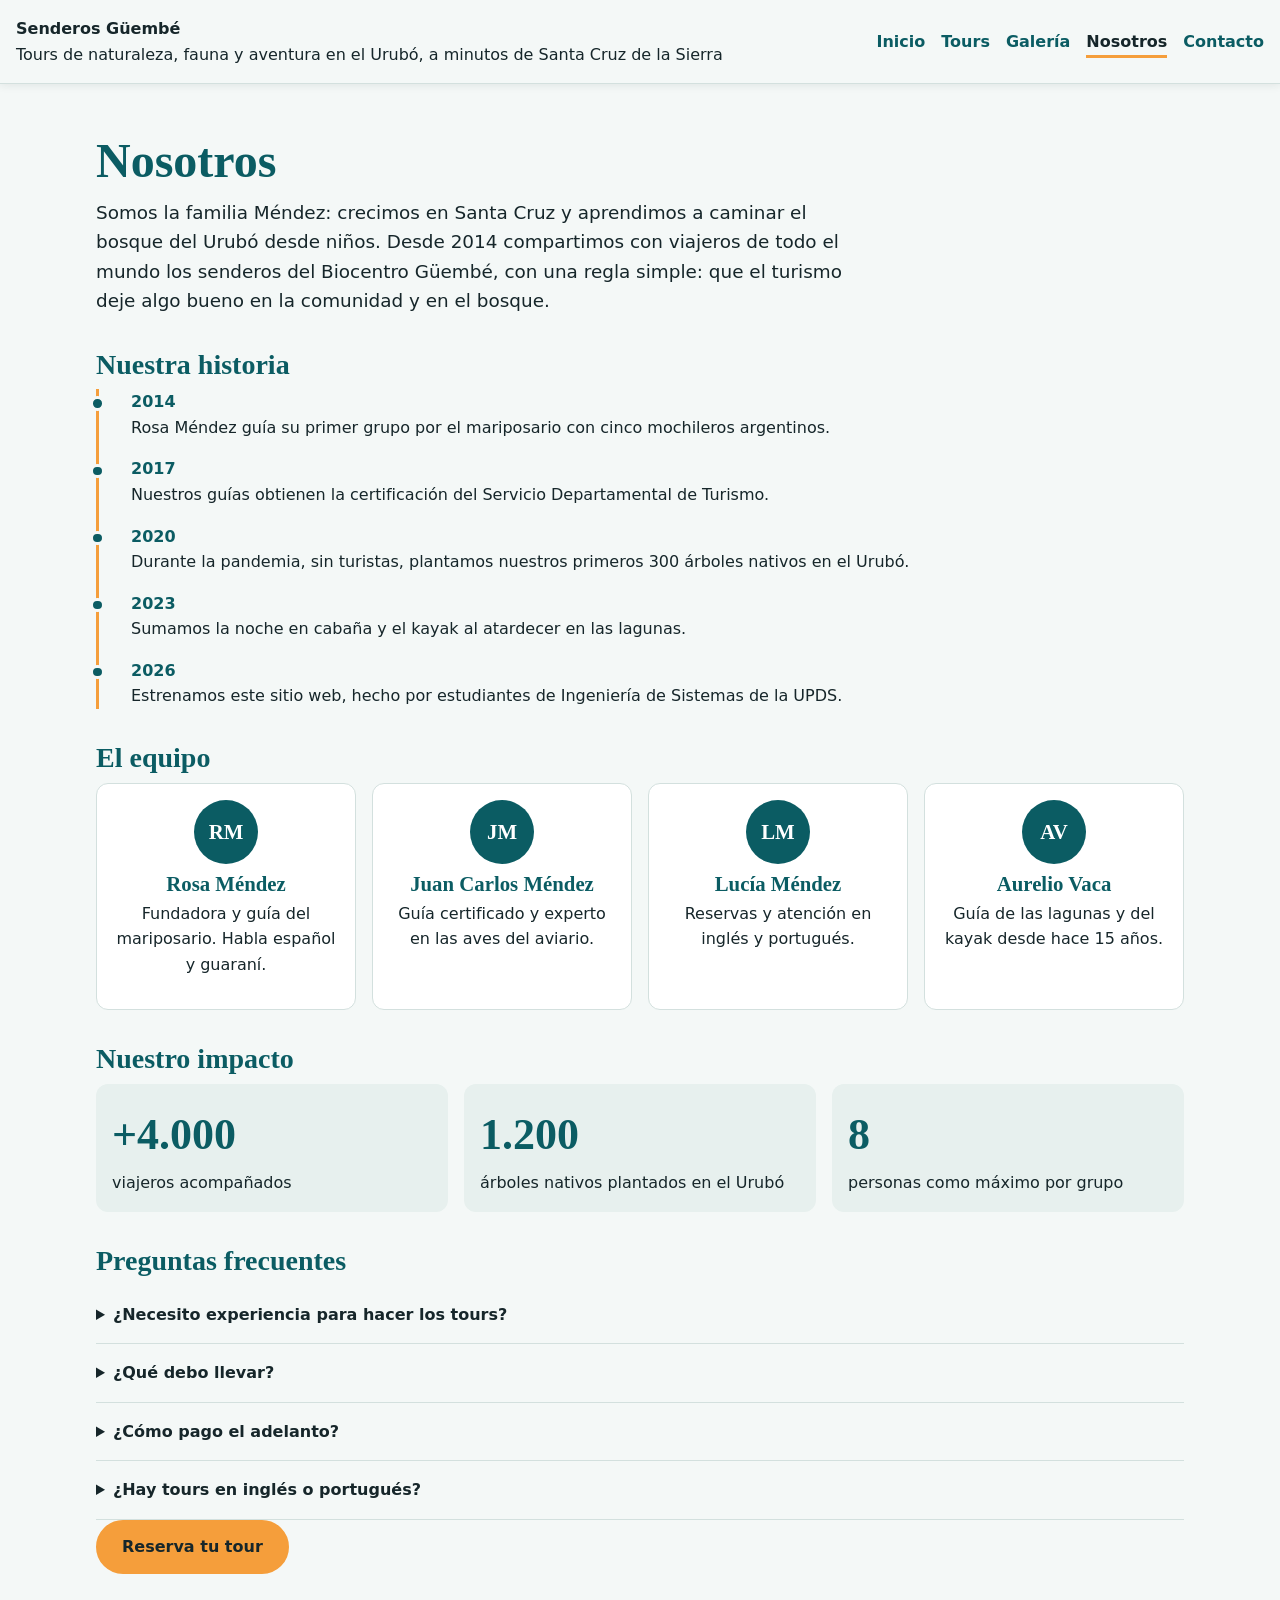
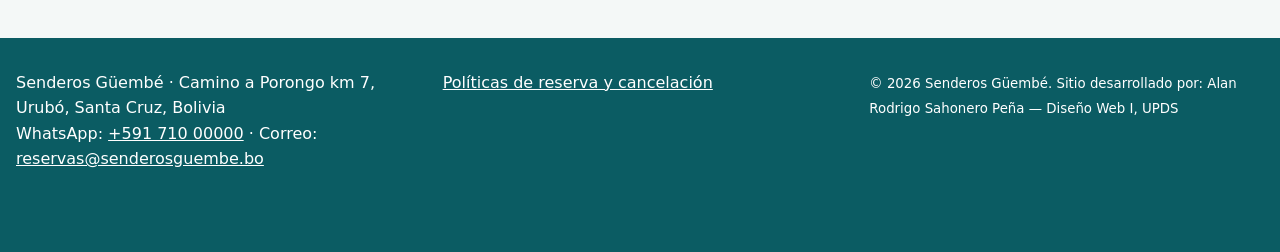
<file: nosotros.html>
<!DOCTYPE html>
<html lang="es">
<head>
  <meta charset="UTF-8">
  <meta name="viewport" content="width=device-width, initial-scale=1.0">
  <title>Nosotros · Senderos Güembé, guías locales desde 2014</title>
  <link rel="canonical" href="https://sahoneropenaalanrdorigo-web.github.io/senderos-guembe/nosotros.html">
  <meta name="description" content="Conoce a la familia Méndez: guías locales del Biocentro Güembé desde 2014, nuestro equipo, nuestro impacto en el Urubó y las preguntas frecuentes.">
  <link rel="stylesheet" href="css/estilos.css">
  <meta name="theme-color" content="#0b5c63">
  <link rel="icon" href="img/favicon.svg" type="image/svg+xml">
  <link rel="apple-touch-icon" href="img/apple-touch-icon.png">
</head>
<body>
  <header>
    <div class="marca">
      <p><strong>Senderos Güembé</strong></p>
      <p>Tours de naturaleza, fauna y aventura en el Urubó, a minutos de Santa Cruz de la Sierra</p>
    </div>
    <nav aria-label="Menú principal">
      <ul>
        <li><a href="index.html">Inicio</a></li>
        <li><a href="tours.html">Tours</a></li>
        <li><a href="galeria.html">Galería</a></li>
        <li><a href="nosotros.html" aria-current="page">Nosotros</a></li>
        <li><a href="contacto.html">Contacto</a></li>
      </ul>
    </nav>
  </header>

  <main>
    <h1>Nosotros</h1>
    <p class="entrada">Somos la familia Méndez: crecimos en Santa Cruz y aprendimos a caminar el bosque del Urubó desde
      niños. Desde 2014 compartimos con viajeros de todo el mundo los senderos del Biocentro Güembé, con una regla simple:
      que el turismo deje algo bueno en la comunidad y en el bosque.</p>

    <section aria-labelledby="historia">
      <h2 id="historia">Nuestra historia</h2>
      <ol class="linea-tiempo">
        <li><strong><time datetime="2014">2014</time></strong> Rosa Méndez guía su primer grupo por el mariposario con
          cinco mochileros argentinos.</li>
        <li><strong><time datetime="2017">2017</time></strong> Nuestros guías obtienen la certificación del Servicio
          Departamental de Turismo.</li>
        <li><strong><time datetime="2020">2020</time></strong> Durante la pandemia, sin turistas, plantamos nuestros
          primeros 300 árboles nativos en el Urubó.</li>
        <li><strong><time datetime="2023">2023</time></strong> Sumamos la noche en cabaña y el kayak al atardecer en las
          lagunas.</li>
        <li><strong><time datetime="2026">2026</time></strong> Estrenamos este sitio web, hecho por estudiantes de
          Ingeniería de Sistemas de la UPDS.</li>
      </ol>
    </section>

    <section aria-labelledby="equipo">
      <h2 id="equipo">El equipo</h2>
      <ul class="equipo">
        <li>
          <span class="avatar" aria-hidden="true">RM</span>
          <h3>Rosa Méndez</h3>
          <p>Fundadora y guía del mariposario. Habla español y guaraní.</p>
        </li>
        <li>
          <span class="avatar" aria-hidden="true">JM</span>
          <h3>Juan Carlos Méndez</h3>
          <p>Guía certificado y experto en las aves del aviario.</p>
        </li>
        <li>
          <span class="avatar" aria-hidden="true">LM</span>
          <h3>Lucía Méndez</h3>
          <p>Reservas y atención en inglés y portugués.</p>
        </li>
        <li>
          <span class="avatar" aria-hidden="true">AV</span>
          <h3>Aurelio Vaca</h3>
          <p>Guía de las lagunas y del kayak desde hace 15 años.</p>
        </li>
      </ul>
    </section>

    <section aria-labelledby="impacto">
      <h2 id="impacto">Nuestro impacto</h2>
      <ul class="cifras">
        <li><strong><data value="4000">+4.000</data></strong> viajeros acompañados</li>
        <li><strong><data value="1200">1.200</data></strong> árboles nativos plantados en el Urubó</li>
        <li><strong><data value="8">8</data></strong> personas como máximo por grupo</li>
      </ul>
    </section>

    <section aria-labelledby="preguntas">
      <h2 id="preguntas">Preguntas frecuentes</h2>
      <details>
        <summary>¿Necesito experiencia para hacer los tours?</summary>
        <p>No. Casi todos nuestros tours son de dificultad baja y sirven para toda la familia. El kayak al atardecer es de
          dificultad media y es solo para mayores de 12 años.</p>
      </details>
      <details>
        <summary>¿Qué debo llevar?</summary>
        <p>Ropa cómoda, gorra, protector solar, repelente, traje de baño si vas a las piscinas y agua. El resto lo ponemos
          nosotros.</p>
      </details>
      <details>
        <summary>¿Cómo pago el adelanto?</summary>
        <p>Por transferencia o pago con QR desde cualquier banco boliviano. Te enviamos el código por WhatsApp.</p>
      </details>
      <details>
        <summary>¿Hay tours en inglés o portugués?</summary>
        <p>Sí. Elige el idioma del guía en el formulario de reserva y Lucía coordinará tu tour.</p>
      </details>
    </section>

    <p><a class="boton" href="contacto.html#reserva">Reserva tu tour</a></p>
  </main>

  <footer>
    <address>
      Senderos Güembé · Camino a Porongo km 7, Urubó, Santa Cruz, Bolivia<br>
      WhatsApp: <a href="https://wa.me/59171000000">+591 710 00000</a> ·
      Correo: <a href="mailto:reservas@senderosguembe.bo">reservas@senderosguembe.bo</a>
    </address>
    <p><a href="legal/politicas.html">Políticas de reserva y cancelación</a></p>
    <p><small>© 2026 Senderos Güembé. Sitio desarrollado por: Alan Rodrigo Sahonero Peña — Diseño Web I, UPDS</small></p>
  </footer>
</body>
</html>
</file>
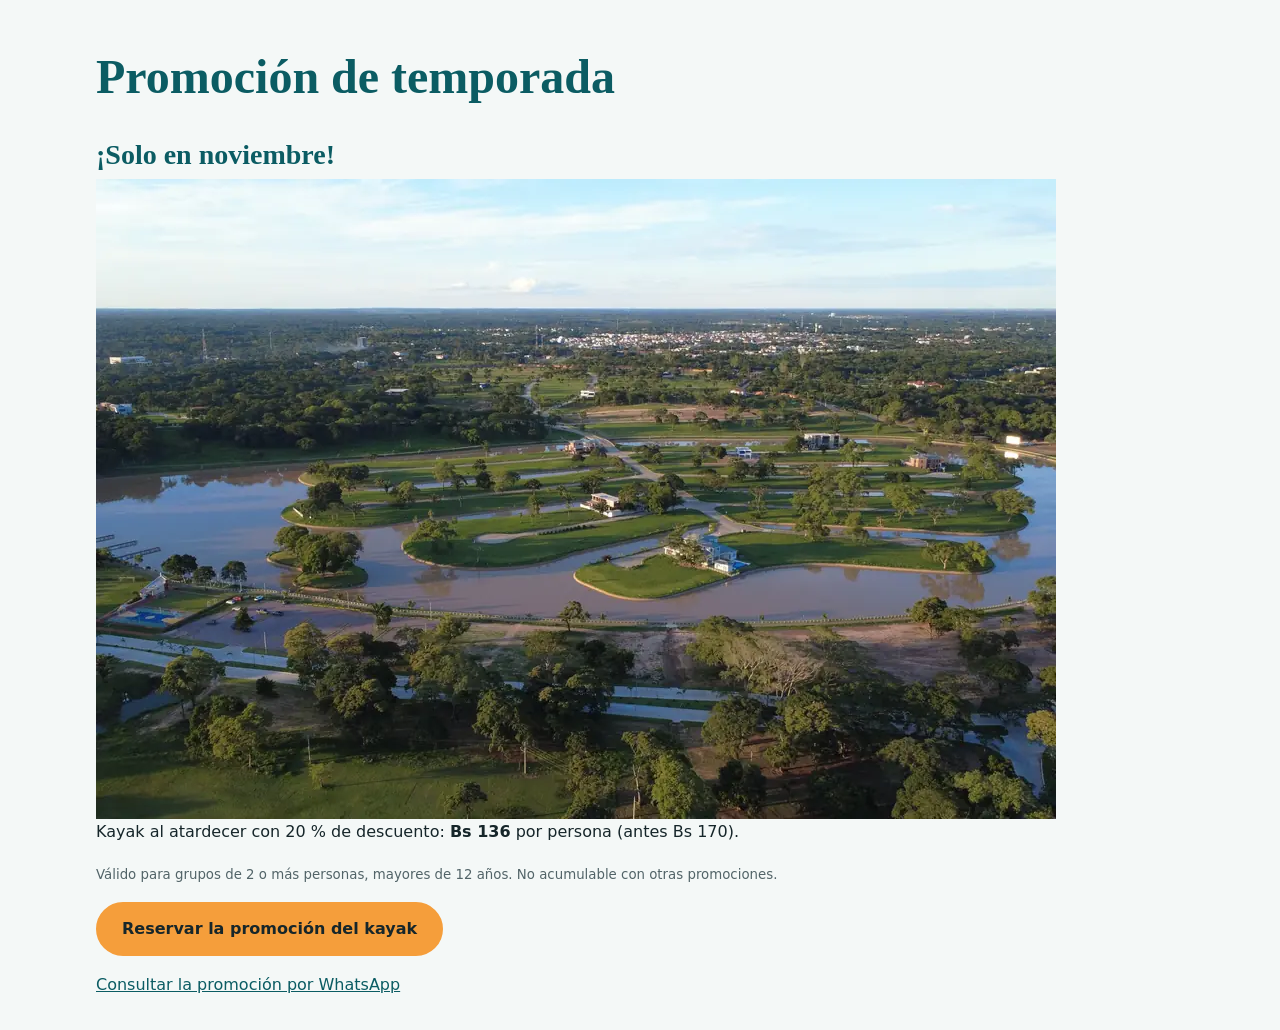
<file: practica-auditoria.html>
<!DOCTYPE html>
<html lang="es">
<head>
  <meta charset="UTF-8">
  <meta name="viewport" content="width=device-width, initial-scale=1.0">
  <!-- 1) Título descriptivo (antes: "Promo") y 2) meta description (faltaba: SEO) -->
  <title>Kayak al atardecer con 20 % de descuento · Senderos Güembé</title>
  <meta name="description" content="Kayak al atardecer en las lagunas del Biocentro Güembé a Bs 136 por persona durante noviembre de 2026. Válido para grupos de 2 o más.">
  <link rel="stylesheet" href="css/estilos.css">
  <meta name="theme-color" content="#0b5c63">
  <!-- 9) favicon: sin él, el navegador pide /favicon.ico y registra un error 404 en la consola -->
  <link rel="icon" href="img/favicon.svg" type="image/svg+xml">
  <!-- 3) Sin <style> con colores sueltos: la nota usa --color-suave (5.8:1) y el precio va en <strong> (antes: gris claro y naranja sobre fondo claro, sin contraste suficiente) -->
</head>
<body>
  <main>
    <h1>Promoción de temporada</h1>
    <!-- 4) Jerarquía: h2 después de h1 (antes saltaba a h4) -->
    <h2>¡Solo en noviembre!</h2>
    <!-- 5) alt descriptivo y 6) width/height para reservar el espacio (antes: sin alt y sin dimensiones → CLS) -->
    <img src="img/kayak-960.webp" width="960" height="640"
         alt="Vista aérea de lagunas de formas curvas rodeadas de árboles y prados verdes">
    <p>Kayak al atardecer con 20 % de descuento: <strong>Bs 136</strong> por persona (antes Bs 170).</p>
    <p><small>Válido para grupos de 2 o más personas, mayores de 12 años. No acumulable con otras promociones.</small></p>
    <!-- 7) Texto de enlace descriptivo (antes: "clic aquí") -->
    <p><a class="boton" href="contacto.html#reserva">Reservar la promoción del kayak</a></p>
    <!-- 8) El botón con solo un ícono no tenía nombre accesible: ahora es un enlace con texto visible -->
    <p><a href="https://wa.me/59171000000">Consultar la promoción por WhatsApp</a></p>
  </main>
</body>
</html>
</file>
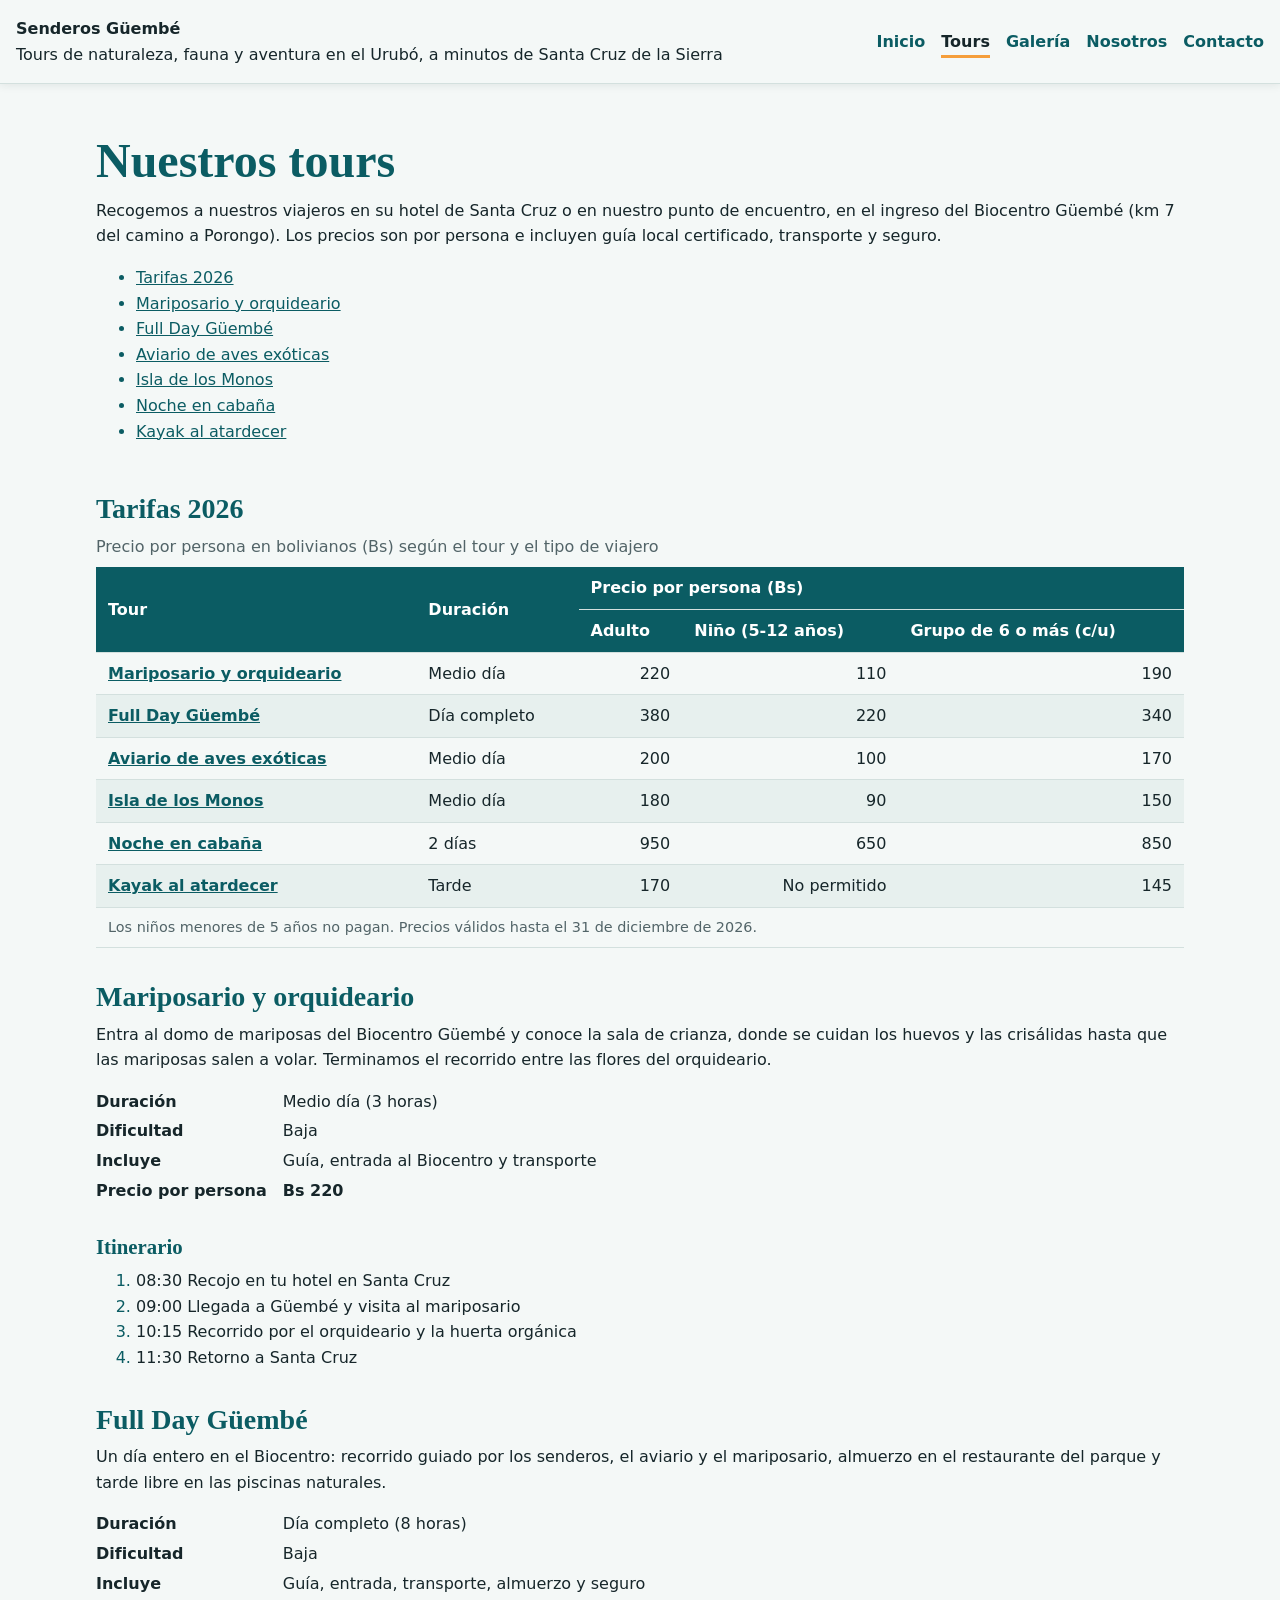
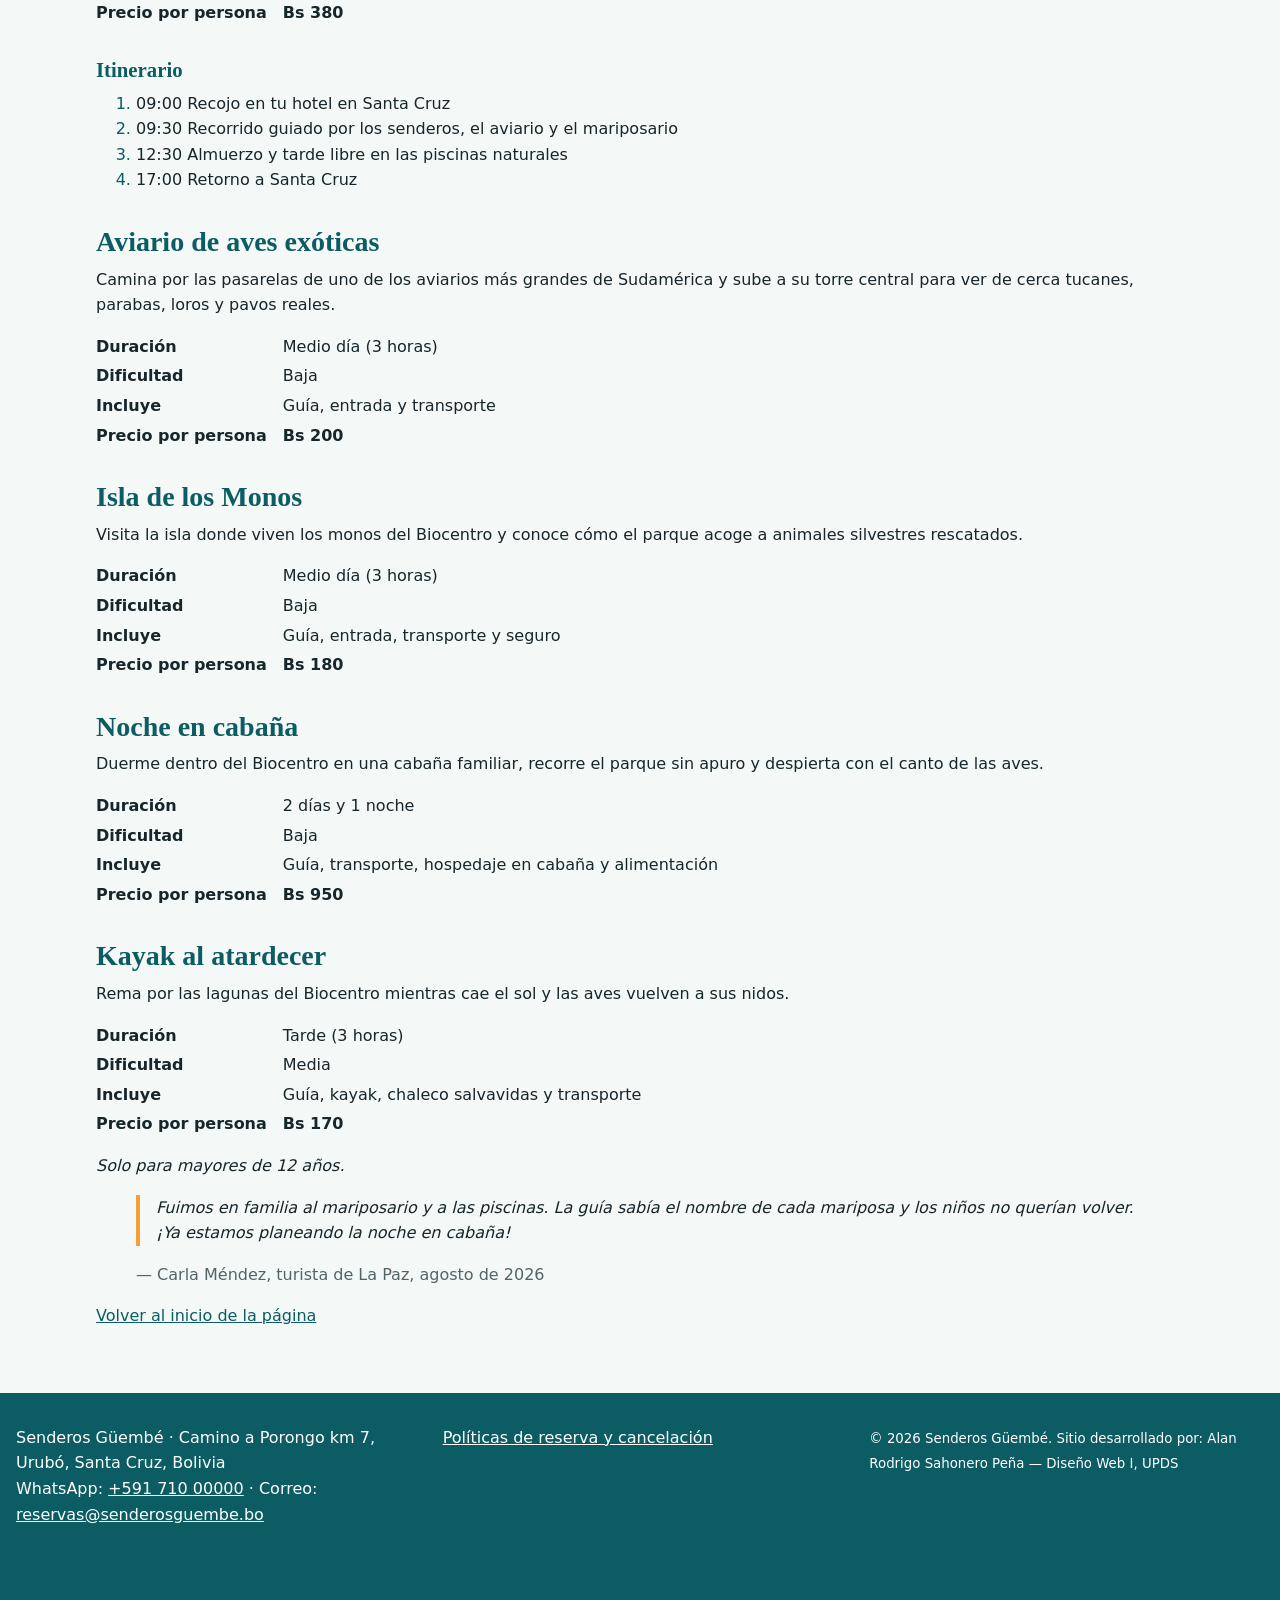
<file: tours.html>
<!DOCTYPE html>
<html lang="es">
<head>
  <meta charset="UTF-8">
  <meta name="viewport" content="width=device-width, initial-scale=1.0">
  <title>Tours en Güembé: mariposario, aviario y más · Senderos Güembé</title>
  <link rel="canonical" href="https://sahoneropenaalanrdorigo-web.github.io/senderos-guembe/tours.html">
  <meta name="description" content="Seis tours con guía local en el Biocentro Güembé: mariposario, full day con piscinas, aviario, isla de los monos, noche en cabaña y kayak.">
  <link rel="stylesheet" href="css/estilos.css">
  <meta name="theme-color" content="#0b5c63">
  <link rel="icon" href="img/favicon.svg" type="image/svg+xml">
  <link rel="apple-touch-icon" href="img/apple-touch-icon.png">
</head>
<body>
  <header>
    <div class="marca">
      <p><strong>Senderos Güembé</strong></p>
      <p>Tours de naturaleza, fauna y aventura en el Urubó, a minutos de Santa Cruz de la Sierra</p>
    </div>
    <nav aria-label="Menú principal">
      <ul>
        <li><a href="index.html">Inicio</a></li>
        <li><a href="tours.html" aria-current="page">Tours</a></li>
        <li><a href="galeria.html">Galería</a></li>
        <li><a href="nosotros.html">Nosotros</a></li>
        <li><a href="contacto.html">Contacto</a></li>
      </ul>
    </nav>
  </header>

  <main>
    <h1 id="arriba">Nuestros tours</h1>
    <p>Recogemos a nuestros viajeros en su hotel de Santa Cruz o en nuestro punto de encuentro, en el ingreso del
      Biocentro Güembé (km 7 del camino a Porongo). Los precios son por persona e incluyen guía local certificado, transporte y seguro.</p>

    <nav aria-label="Tours en esta página">
      <ul>
        <li><a href="#tarifas">Tarifas 2026</a></li>
        <li><a href="#mariposario">Mariposario y orquideario</a></li>
        <li><a href="#fullday">Full Day Güembé</a></li>
        <li><a href="#aviario">Aviario de aves exóticas</a></li>
        <li><a href="#monos">Isla de los Monos</a></li>
        <li><a href="#cabana">Noche en cabaña</a></li>
        <li><a href="#kayak">Kayak al atardecer</a></li>
      </ul>
    </nav>

      <section class="tabla-desplazable" aria-labelledby="tarifas" tabindex="0">
      <h2 id="tarifas">Tarifas 2026</h2>
      <table>
        <caption>Precio por persona en bolivianos (Bs) según el tour y el tipo de viajero</caption>
        <thead>
          <tr>
            <th scope="col" rowspan="2">Tour</th>
            <th scope="col" rowspan="2">Duración</th>
            <th scope="colgroup" colspan="3">Precio por persona (Bs)</th>
          </tr>
          <tr>
            <th scope="col">Adulto</th>
            <th scope="col">Niño (5-12 años)</th>
            <th scope="col">Grupo de 6 o más (c/u)</th>
          </tr>
        </thead>
        <tbody>
          <tr>
            <th scope="row"><a href="#mariposario">Mariposario y orquideario</a></th>
            <td>Medio día</td>
            <td>220</td>
            <td>110</td>
            <td>190</td>
          </tr>
          <tr>
            <th scope="row"><a href="#fullday">Full Day Güembé</a></th>
            <td>Día completo</td>
            <td>380</td>
            <td>220</td>
            <td>340</td>
          </tr>
          <tr>
            <th scope="row"><a href="#aviario">Aviario de aves exóticas</a></th>
            <td>Medio día</td>
            <td>200</td>
            <td>100</td>
            <td>170</td>
          </tr>
          <tr>
            <th scope="row"><a href="#monos">Isla de los Monos</a></th>
            <td>Medio día</td>
            <td>180</td>
            <td>90</td>
            <td>150</td>
          </tr>
          <tr>
            <th scope="row"><a href="#cabana">Noche en cabaña</a></th>
            <td>2 días</td>
            <td>950</td>
            <td>650</td>
            <td>850</td>
          </tr>
          <tr>
            <th scope="row"><a href="#kayak">Kayak al atardecer</a></th>
            <td>Tarde</td>
            <td>170</td>
            <td>No permitido</td>
            <td>145</td>
          </tr>
        </tbody>
        <tfoot>
          <tr>
            <td colspan="5">Los niños menores de 5 años no pagan. Precios válidos hasta el
              <time datetime="2026-12-31">31 de diciembre de 2026</time>.</td>
          </tr>
        </tfoot>
      </table>
    </section>

    <article id="mariposario">
        <h2>Mariposario y orquideario</h2>
        <p>Entra al domo de mariposas del Biocentro Güembé y conoce la sala de crianza, donde se cuidan los huevos y las crisálidas hasta que las mariposas salen a volar. Terminamos el recorrido entre las flores del orquideario.</p>
        <dl>
          <dt>Duración</dt>
          <dd>Medio día (3 horas)</dd>
          <dt>Dificultad</dt>
          <dd>Baja</dd>
          <dt>Incluye</dt>
          <dd>Guía, entrada al Biocentro y transporte</dd>
          <dt>Precio por persona</dt>
          <dd><strong>Bs 220</strong></dd>
        </dl>
        <h3>Itinerario</h3>
        <ol>
          <li><time>08:30</time> Recojo en tu hotel en Santa Cruz</li>
          <li><time>09:00</time> Llegada a Güembé y visita al mariposario</li>
          <li><time>10:15</time> Recorrido por el orquideario y la huerta orgánica</li>
          <li><time>11:30</time> Retorno a Santa Cruz</li>
        </ol>
      </article>

      <article id="fullday">
        <h2>Full Day Güembé</h2>
        <p>Un día entero en el Biocentro: recorrido guiado por los senderos, el aviario y el mariposario, almuerzo en el restaurante del parque y tarde libre en las piscinas naturales.</p>
        <dl>
          <dt>Duración</dt>
          <dd>Día completo (8 horas)</dd>
          <dt>Dificultad</dt>
          <dd>Baja</dd>
          <dt>Incluye</dt>
          <dd>Guía, entrada, transporte, almuerzo y seguro</dd>
          <dt>Precio por persona</dt>
          <dd><strong>Bs 380</strong></dd>
        </dl>
        <h3>Itinerario</h3>
        <ol>
          <li><time>09:00</time> Recojo en tu hotel en Santa Cruz</li>
          <li><time>09:30</time> Recorrido guiado por los senderos, el aviario y el mariposario</li>
          <li><time>12:30</time> Almuerzo y tarde libre en las piscinas naturales</li>
          <li><time>17:00</time> Retorno a Santa Cruz</li>
        </ol>
      </article>

      <article id="aviario">
        <h2>Aviario de aves exóticas</h2>
        <p>Camina por las pasarelas de uno de los aviarios más grandes de Sudamérica y sube a su torre central para ver de cerca tucanes, parabas, loros y pavos reales.</p>
        <dl>
          <dt>Duración</dt>
          <dd>Medio día (3 horas)</dd>
          <dt>Dificultad</dt>
          <dd>Baja</dd>
          <dt>Incluye</dt>
          <dd>Guía, entrada y transporte</dd>
          <dt>Precio por persona</dt>
          <dd><strong>Bs 200</strong></dd>
        </dl>
      </article>

      <article id="monos">
        <h2>Isla de los Monos</h2>
        <p>Visita la isla donde viven los monos del Biocentro y conoce cómo el parque acoge a animales silvestres rescatados.</p>
        <dl>
          <dt>Duración</dt>
          <dd>Medio día (3 horas)</dd>
          <dt>Dificultad</dt>
          <dd>Baja</dd>
          <dt>Incluye</dt>
          <dd>Guía, entrada, transporte y seguro</dd>
          <dt>Precio por persona</dt>
          <dd><strong>Bs 180</strong></dd>
        </dl>
      </article>

      <article id="cabana">
        <h2>Noche en cabaña</h2>
        <p>Duerme dentro del Biocentro en una cabaña familiar, recorre el parque sin apuro y despierta con el canto de las aves.</p>
        <dl>
          <dt>Duración</dt>
          <dd>2 días y 1 noche</dd>
          <dt>Dificultad</dt>
          <dd>Baja</dd>
          <dt>Incluye</dt>
          <dd>Guía, transporte, hospedaje en cabaña y alimentación</dd>
          <dt>Precio por persona</dt>
          <dd><strong>Bs 950</strong></dd>
        </dl>
      </article>

      <article id="kayak">
        <h2>Kayak al atardecer</h2>
        <p>Rema por las lagunas del Biocentro mientras cae el sol y las aves vuelven a sus nidos.</p>
        <dl>
          <dt>Duración</dt>
          <dd>Tarde (3 horas)</dd>
          <dt>Dificultad</dt>
          <dd>Media</dd>
          <dt>Incluye</dt>
          <dd>Guía, kayak, chaleco salvavidas y transporte</dd>
          <dt>Precio por persona</dt>
          <dd><strong>Bs 170</strong></dd>
        </dl>
        <p><em>Solo para mayores de 12 años.</em></p>
      </article>

    <figure>
      <blockquote>
        <p>Fuimos en familia al mariposario y a las piscinas. La guía sabía el nombre de cada mariposa y los niños no
          querían volver. ¡Ya estamos planeando la noche en cabaña!</p>
      </blockquote>
      <figcaption>— Carla Méndez, turista de La Paz, <time datetime="2026-08">agosto de 2026</time></figcaption>
    </figure>

    <p><a href="#arriba">Volver al inicio de la página</a></p>
  </main>

  <footer>
    <address>
      Senderos Güembé · Camino a Porongo km 7, Urubó, Santa Cruz, Bolivia<br>
      WhatsApp: <a href="https://wa.me/59171000000">+591 710 00000</a> ·
      Correo: <a href="mailto:reservas@senderosguembe.bo">reservas@senderosguembe.bo</a>
    </address>
    <p><a href="legal/politicas.html">Políticas de reserva y cancelación</a></p>
    <p><small>© 2026 Senderos Güembé. Sitio desarrollado por: Alan Rodrigo Sahonero Peña — Diseño Web I, UPDS</small></p>
  </footer>
</body>
</html>
</file>
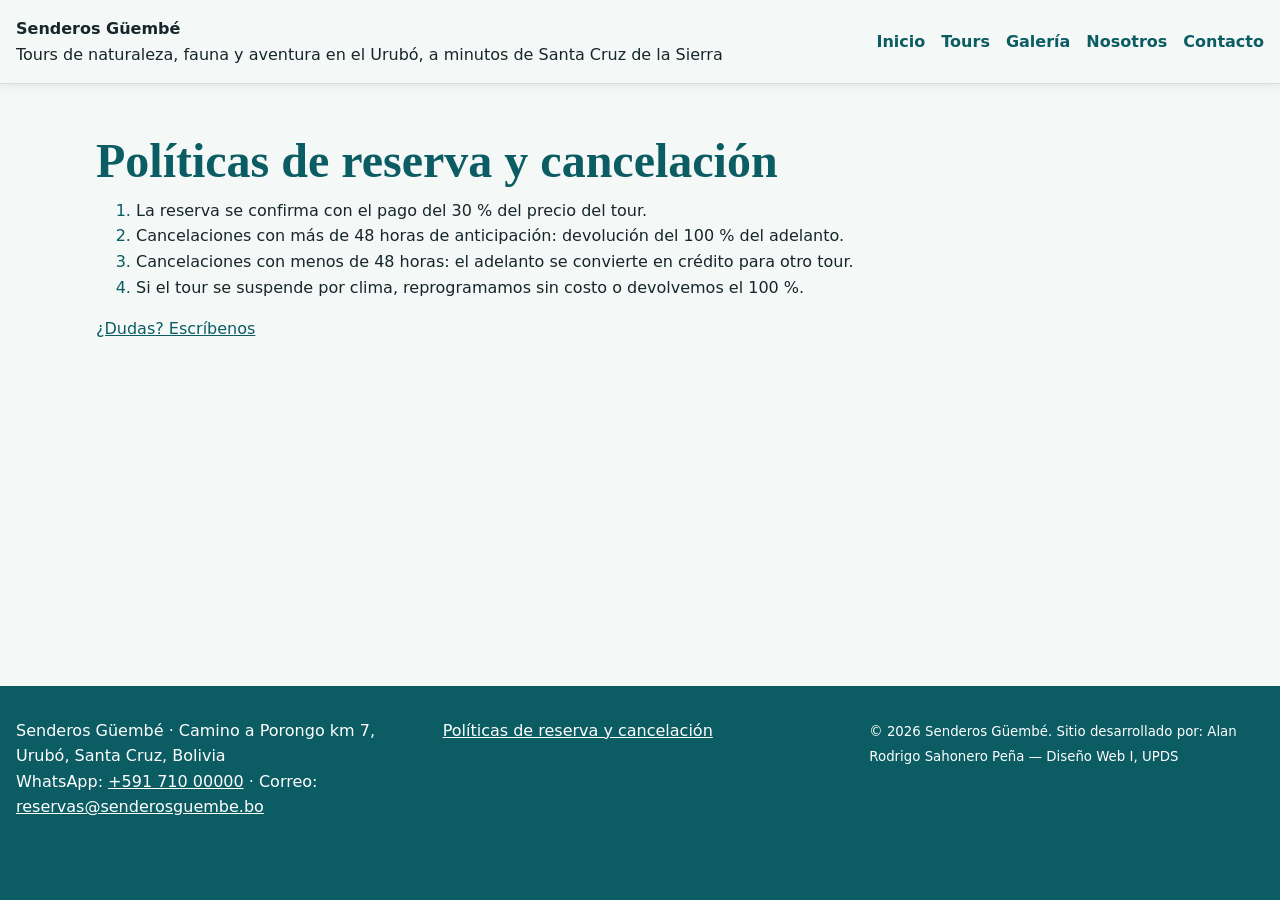
<file: legal/politicas.html>
<!DOCTYPE html>
<html lang="es">
<head>
  <meta charset="UTF-8">
  <meta name="viewport" content="width=device-width, initial-scale=1.0">
  <title>Políticas de reserva y cancelación · Senderos Güembé</title>
  <link rel="canonical" href="https://sahoneropenaalanrdorigo-web.github.io/senderos-guembe/legal/politicas.html">
  <meta name="description" content="Condiciones de reserva, cancelación y reprogramación de los tours de Senderos Güembé.">
  <link rel="stylesheet" href="../css/estilos.css">
  <meta name="theme-color" content="#0b5c63">
  <link rel="icon" href="../img/favicon.svg" type="image/svg+xml">
  <link rel="apple-touch-icon" href="../img/apple-touch-icon.png">
</head>
<body>
  <header>
    <div class="marca">
      <p><strong>Senderos Güembé</strong></p>
      <p>Tours de naturaleza, fauna y aventura en el Urubó, a minutos de Santa Cruz de la Sierra</p>
    </div>
    <nav aria-label="Menú principal">
      <ul>
        <li><a href="../index.html">Inicio</a></li>
        <li><a href="../tours.html">Tours</a></li>
        <li><a href="../galeria.html">Galería</a></li>
        <li><a href="../nosotros.html">Nosotros</a></li>
        <li><a href="../contacto.html">Contacto</a></li>
      </ul>
    </nav>
  </header>

  <main>
    <h1>Políticas de reserva y cancelación</h1>
    <ol>
      <li>La reserva se confirma con el pago del 30 % del precio del tour.</li>
      <li>Cancelaciones con más de 48 horas de anticipación: devolución del 100 % del adelanto.</li>
      <li>Cancelaciones con menos de 48 horas: el adelanto se convierte en crédito para otro tour.</li>
      <li>Si el tour se suspende por clima, reprogramamos sin costo o devolvemos el 100 %.</li>
    </ol>
    <p><a href="../contacto.html">¿Dudas? Escríbenos</a></p>
  </main>

  <footer>
    <address>
      Senderos Güembé · Camino a Porongo km 7, Urubó, Santa Cruz, Bolivia<br>
      WhatsApp: <a href="https://wa.me/59171000000">+591 710 00000</a> ·
      Correo: <a href="mailto:reservas@senderosguembe.bo">reservas@senderosguembe.bo</a>
    </address>
    <p><a href="../legal/politicas.html">Políticas de reserva y cancelación</a></p>
    <p><small>© 2026 Senderos Güembé. Sitio desarrollado por: Alan Rodrigo Sahonero Peña — Diseño Web I, UPDS</small></p>
  </footer>
</body>
</html>
</file>
<file: css/estilos.css>
/* ==========================================================================
   Senderos Güembé — hoja de estilos principal
   Laboratorio 5: primera hoja de estilos (Diseño Web I, UPDS) — SOLUCIÓN
   ========================================================================== */

/* ---------- 1. Variables: la identidad de la marca en un solo lugar ---------- */
:root {
  /* Paleta Laguna: turquesa de las lagunas del Biocentro + naranja del pico del tucán.
     Contraste verificado sobre --color-fondo: texto 14.6:1, bosque 7.2:1, suave 5.8:1, tierra 5.8:1 */
  --color-bosque: #0b5c63;
  --color-sol: #f59e3b;
  --color-tierra: #b4312a;
  --color-texto: #16262a;
  --color-suave: #526468;
  --color-fondo: #f4f8f7;
  --color-blanco: #ffffff;

  /* Tokens semánticos (Laboratorio 9): nombran la FUNCIÓN del color, no el color.
     Así el modo oscuro solo redefine estos valores. */
  --color-superficie: #ffffff;   /* tarjetas, campos, destacados */
  --color-borde: #d3e0de;        /* bordes suaves */
  --color-borde-fuerte: #7d9592; /* bordes de campos: 3.2:1 sobre la superficie */
  --color-cebra: #e7f0ee;        /* filas pares de la tabla */
  --color-resalte: #fde6c8;      /* fila bajo el puntero */
  --color-error-fondo: #fdeeec;  /* campo con error */
  --color-marca-fondo: #0b5c63;  /* fondos de marca con texto blanco (pie, encabezados de tabla): 7.7:1 */
  --color-texto-sobre-sol: #16262a; /* texto sobre el naranja (botones, selección): fijo en ambos temas, 7.3:1 */
  --color-acento-fondo: #b4312a;  /* fondo coral con texto blanco (insignia): fijo en ambos temas, 6.2:1 */

  color-scheme: light dark;      /* los controles nativos (inputs, barras) siguen el tema */

  /* Tipografías del sistema: cero descargas, cero espera */
  --fuente-texto: system-ui, -apple-system, "Segoe UI", Roboto, "Noto Sans", sans-serif;
  --fuente-titulos: Georgia, "Times New Roman", serif;

  /* Escala de espacios (múltiplos de 0.25rem = 4px) */
  --espacio-s: 0.5rem;
  --espacio-m: 1rem;
  --espacio-l: 2rem;
}

/* ---------- 2. Reset moderno ---------- */
*,
*::before,
*::after {
  box-sizing: border-box;
}

body {
  margin: 0;
}

/* La regla de oro: ningún medio se sale de su contenedor */
img,
picture,
video {
  display: block;
  max-width: 100%;
  height: auto;
}

iframe {
  display: block;
  max-width: 100%;
  border: 0;
}

/* Los controles de formulario heredan la tipografía del sitio */
input,
select,
textarea,
button {
  font: inherit;
}

/* ---------- 3. Tipografía y colores base ---------- */
body {
  font-family: var(--fuente-texto);
  font-size: 1rem;
  line-height: 1.6;
  color: var(--color-texto);
  background-color: var(--color-fondo);
}

h1,
h2,
h3 {
  font-family: var(--fuente-titulos);
  color: var(--color-bosque);
  line-height: 1.2;
  margin-block: var(--espacio-l) var(--espacio-s);
}

h1 {
  font-size: clamp(2rem, 1.5rem + 3vw, 3rem);
}

h2 {
  font-size: 1.75rem;
}

h3 {
  font-size: 1.3rem;
}

p,
ul,
ol,
dl {
  margin-block: 0 var(--espacio-m);
}

/* ---------- 4. Enlaces ---------- */
a {
  color: var(--color-bosque);
}

a:hover {
  color: var(--color-tierra);
}

/* ---------- 5. Espaciado básico del contenido ---------- */
main {
  max-width: 70rem;
  margin-inline: auto;
  padding: var(--espacio-m);
}

header,
footer {
  padding: var(--espacio-m);
}

figcaption,
small {
  color: var(--color-suave);
}

/* ==========================================================================
   Laboratorio 6 — Selectores, pseudoclases y pseudoelementos
   ========================================================================== */

/* ---------- 6. Foco visible para TODOS (accesibilidad de teclado) ---------- */
:focus-visible {
  outline: 3px solid var(--color-tierra);
  outline-offset: 3px;
}

::selection {
  background-color: var(--color-sol);
  color: var(--color-texto-sobre-sol);
}

/* ---------- 7. Cabecera y menú de navegación ---------- */
header > p:first-child {
  font-family: var(--fuente-titulos);
  font-size: 1.5rem;
  color: var(--color-bosque);
  margin-block-end: 0;
}

header > p:nth-child(2) {
  color: var(--color-suave);
}

header nav ul {
  list-style: none;
  padding: 0;
}

header nav a {
  text-decoration: none;
  font-weight: 600;
  padding-block: 0.25rem;
}

header nav a:hover {
  text-decoration: underline;
  text-underline-offset: 0.3em;
}

/* La página actual: un solo atributo sirve a la accesibilidad Y al estilo */
header nav a[aria-current="page"] {
  color: var(--color-texto);
  border-block-end: 3px solid var(--color-sol);
}

/* ---------- 8. Botones (enlaces con aspecto de botón y botones reales) ---------- */
.boton {
  display: inline-block;
  background-color: var(--color-sol);
  color: var(--color-texto-sobre-sol);
  font-weight: 700;
  text-decoration: none;
  padding: 0.75em 1.5em;
  border: 2px solid var(--color-sol);
  border-radius: 999px;
  cursor: pointer;
}

.boton:hover {
  background-color: var(--color-fondo);
  color: var(--color-bosque);
  border-color: var(--color-bosque);
}

.boton:active {
  transform: translateY(1px);
}

/* Enlaces que abren otra pestaña: una flecha avisa visualmente */
a[target="_blank"]::after {
  content: " ↗";
}

/* ---------- 9. Listas, citas y figuras ---------- */
li::marker {
  color: var(--color-bosque);
}

blockquote {
  margin-inline: 0;
  padding-inline-start: var(--espacio-m);
  border-inline-start: 4px solid var(--color-sol);
  font-style: italic;
}

dt {
  font-weight: 700;
}

dd {
  margin-inline-start: 0;
  margin-block-end: var(--espacio-s);
}

/* El tour al que se llega por un enlace (tours.html#mariposario) se resalta */
article:target {
  background-color: var(--color-superficie);
  outline: 3px solid var(--color-sol);
  outline-offset: 0.5rem;
}

/* ---------- 10. Tabla de tarifas ---------- */
table {
  border-collapse: collapse;
  width: 100%;
}

caption {
  text-align: start;
  color: var(--color-suave);
  padding-block-end: var(--espacio-s);
}

th,
td {
  padding: 0.5rem 0.75rem;
  border-block-end: 1px solid var(--color-borde);
  text-align: start;
}

thead th {
  background-color: var(--color-marca-fondo);
  color: var(--color-blanco);
}

/* Cebra: filas pares con fondo, para seguir la fila con la vista */
tbody tr:nth-child(even) {
  background-color: var(--color-cebra);
}

tbody tr:hover {
  background-color: var(--color-resalte);
}

/* Las 3 columnas de precios alineadas a la derecha (números comparables) */
tbody td:nth-child(n + 3) {
  text-align: end;
  font-variant-numeric: tabular-nums;
}

tfoot td {
  color: var(--color-suave);
  font-size: 0.9rem;
}

/* En pantallas angostas la tabla se desplaza DENTRO de su contenedor, no toda la página */
.tabla-desplazable {
  overflow-x: auto;
}

/* ---------- 11. Formulario ---------- */
fieldset {
  border: 1px solid var(--color-borde);
  border-radius: 0.5rem;
  margin-block-end: var(--espacio-m);
}

legend {
  font-weight: 700;
  color: var(--color-bosque);
  padding-inline: var(--espacio-s);
}

label {
  display: block;
  margin-block-start: var(--espacio-s);
  font-weight: 600;
}

/* Radios y casilla: la etiqueta va en la misma línea que su control */
input[type="radio"] + label,
input[type="checkbox"] + label {
  display: inline;
  font-weight: 400;
  margin-inline-end: var(--espacio-m);
}

input:not([type="radio"], [type="checkbox"]),
select,
textarea {
  display: block;
  width: 100%;
  max-width: 30rem;
  padding: 0.5rem 0.75rem;
  border: 2px solid var(--color-borde-fuerte);
  border-radius: 0.5rem;
  background-color: var(--color-superficie);
}

input:focus-visible,
select:focus-visible,
textarea:focus-visible {
  border-color: var(--color-bosque);
}

/* Error SOLO después de que el usuario interactuó con el campo */
input:user-invalid,
select:user-invalid {
  border-color: var(--color-tierra);
  background-color: var(--color-error-fondo);
}

#ayuda-celular {
  font-size: 0.9rem;
  color: var(--color-suave);
  margin-block: 0.25rem 0;
}

form .boton {
  display: block; /* en su propia línea, no junto a la casilla */
  margin-block-start: var(--espacio-m);
}

/* ==========================================================================
   Laboratorio 7 — Modelo de caja, posicionamiento y Flexbox
   ========================================================================== */

/* ---------- 12. Cabecera fija (sticky) con Flexbox ---------- */
header {
  display: flex;
  flex-wrap: wrap;
  align-items: center;
  justify-content: space-between;
  gap: var(--espacio-s) var(--espacio-l);
  background-color: var(--color-fondo);
  border-block-end: 1px solid var(--color-borde);
  box-shadow: 0 2px 8px rgb(22 38 42 / 0.08);
}

.marca p {
  margin: 0;
}

/* El menú: de inline-block a Flexbox */
header nav ul {
  display: flex;
  flex-wrap: wrap;
  gap: var(--espacio-m);
  margin: 0;
}

header nav li {
  margin: 0;
}

/* Al saltar a un ancla, el destino no queda escondido debajo de la cabecera fija */
[id] {
  scroll-margin-top: 7rem;
}

/* ---------- 13. Tarjetas de tours (modelo de caja + Flexbox) ---------- */
.tarjetas {
  display: flex;
  flex-wrap: wrap;
  gap: var(--espacio-m);
}

.tarjeta {
  position: relative; /* referencia para la insignia */
  flex: 1 1 16rem;
  padding: var(--espacio-m);
  background-color: var(--color-superficie);
  border: 1px solid var(--color-borde);
  border-radius: 0.75rem;
  box-shadow: 0 4px 12px rgb(22 38 42 / 0.06);
}

.tarjeta img {
  border-radius: 0.5rem;
  margin-block-end: var(--espacio-s);
}

.tarjeta h3 {
  margin-block-start: var(--espacio-s);
}

/* La insignia se ubica respecto de su tarjeta */
.insignia {
  position: absolute;
  top: 1.5rem;
  left: 1.5rem;
  margin: 0;
  padding: 0.25rem 0.75rem;
  background-color: var(--color-acento-fondo);
  color: var(--color-blanco);
  font-size: 0.85rem;
  font-weight: 700;
  border-radius: 999px;
}

/* ---------- 14. Botón flotante de WhatsApp (fixed) ---------- */
.whatsapp-flotante {
  position: fixed;
  right: 1rem;
  bottom: 1rem;
  z-index: 20;
  padding: 0.75rem 1.25rem;
  background-color: var(--color-marca-fondo);
  color: var(--color-blanco);
  font-weight: 700;
  text-decoration: none;
  border-radius: 999px;
  box-shadow: 0 6px 16px rgb(22 38 42 / 0.25);
}

.whatsapp-flotante:hover {
  color: var(--color-blanco);
  background-color: var(--color-acento-fondo);
}

/* ---------- 15. Pie de página ---------- */
footer {
  margin-block-start: var(--espacio-l);
  padding-block: var(--espacio-l) 5rem; /* espacio para que el botón flotante no tape los créditos */
  background-color: var(--color-marca-fondo);
  color: var(--color-blanco);
}

footer a,
footer a:hover,
footer small {
  color: var(--color-blanco);
}

footer address {
  font-style: normal;
}

/* ==========================================================================
   Laboratorio 8 — CSS Grid
   ========================================================================== */

/* ---------- 16. Esqueleto de la página con áreas nombradas ---------- */
body {
  display: grid;
  grid-template-areas:
    "cabecera"
    "principal"
    "pie";
  grid-template-rows: auto 1fr auto; /* el pie queda abajo aunque la página tenga poco contenido */
  min-height: 100dvh;
}

header { grid-area: cabecera; }
main   { grid-area: principal; width: 100%; min-width: 0; } /* sin min-width: 0 la tabla ensancha main */
footer { grid-area: pie; }

/* ---------- 17. Portada: texto superpuesto a la imagen (apilar en la misma celda) ---------- */
.hero {
  display: grid;
  grid-template-areas: "hero";
  border-radius: 1rem;
  overflow: hidden; /* recorta la imagen con el radio */
}

.hero > * {
  grid-area: hero; /* imagen y texto ocupan la MISMA celda: se superponen */
}

.hero img {
  width: 100%;
  height: 100%;
  min-height: 24rem;
  object-fit: cover;
}

.hero-texto {
  align-self: end; /* el bloque de texto se ubica abajo de la celda */
  /* Foto de Güembé: cielo y arbustos amarillos claros detrás del título. 4rem arriba deja el desvanecido
     por encima del h1 y el velo de 0.7 lo mantiene sobre 3:1 (medido: 3.9:1 en 390 px, 4.5:1 en 1280 px) */
  padding: 4rem var(--espacio-m) var(--espacio-m);
  background: linear-gradient(to top, rgb(5 33 37 / 0.92), rgb(5 33 37 / 0.7) 70%, transparent);
  color: var(--color-blanco);
}

.hero-texto h1 {
  color: var(--color-blanco);
  margin-block-start: 0;
}

/* ---------- 18. Galería: columnas automáticas sin media queries ---------- */
.galeria {
  display: grid;
  grid-template-columns: repeat(auto-fit, minmax(16rem, 1fr));
  gap: var(--espacio-l) var(--espacio-m);
}

.galeria section h2 {
  font-size: 1.3rem;
  margin-block-start: 0;
}

.galeria figure {
  margin: 0;
}

.galeria img {
  width: 100%;
  aspect-ratio: 3 / 2;
  object-fit: cover;
  border-radius: 0.5rem;
}

/* ---------- 19. Fichas de datos (dl) en dos columnas alineadas ---------- */
article dl,
section dl {
  display: grid;
  grid-template-columns: max-content 1fr;
  gap: 0.25rem var(--espacio-m);
}

article dd,
section dd {
  margin: 0; /* el gap de la cuadrícula ya separa */
}

/* ---------- 20. Pie en columnas ---------- */
footer {
  display: grid;
  grid-template-columns: repeat(auto-fit, minmax(14rem, 1fr));
  gap: var(--espacio-s) var(--espacio-l);
  align-items: start;
}

/* ==========================================================================
   Laboratorio 9 — Responsive mobile-first y modo oscuro
   La base (todo lo anterior) es para el CELULAR. Las media queries AGREGAN mejoras
   cuando hay más espacio: nunca al revés.
   ========================================================================== */

/* ---------- 21. Celular (base): detalles que ahorran espacio vertical ---------- */
.marca p:nth-child(2) {
  font-size: 0.875rem;
}

/* ---------- 22. Tablet en adelante (≥ 48em ≈ 768 px) ---------- */
@media (min-width: 48em) {
  /* En el celular la cabecera fija robaría ~ 1/4 de la pantalla: solo la fijamos con espacio */
  header {
    position: sticky;
    top: 0;
    z-index: 10;
  }

  .marca p:nth-child(2) {
    font-size: 1rem;
  }

  .hero img {
    min-height: 28rem;
  }

  .hero-texto {
    padding: 4rem var(--espacio-l) var(--espacio-l);
  }
}

/* ---------- 23. Escritorio (≥ 64em ≈ 1024 px) ---------- */
@media (min-width: 64em) {
  .hero-texto {
    max-width: 44rem; /* líneas cortas y legibles sobre la foto */
  }

  /* Formulario: 'Tus datos' | 'Tu tour' lado a lado; el resto sigue debajo, a todo el ancho */
  .form-columnas {
    display: grid;
    grid-template-columns: 1fr 1fr;
    gap: 0 var(--espacio-l);
    align-items: start;
  }
}

/* ---------- 24. Modo oscuro automático (preferencia del sistema) ---------- */
@media (prefers-color-scheme: dark) {
  :root {
    /* contraste verificado: texto 15:1, suave 8.9:1, bosque 10.3:1, tierra 8.9:1 sobre el fondo */
    --color-fondo: #0d1a1c;
    --color-texto: #e3eeec;
    --color-suave: #a7bcb9;
    --color-bosque: #7fd4cf;
    --color-tierra: #ff9e8a;
    --color-superficie: #152629;
    --color-borde: #2c4245;
    --color-borde-fuerte: #5d7a7d;
    --color-cebra: #122326;
    --color-resalte: #233a3d;
    --color-error-fondo: #3a1f1c;
    /* --color-marca-fondo, --color-sol, --color-texto-sobre-sol y --color-acento-fondo NO cambian:
       son fondos de marca con su propio color de texto (lección de Lighthouse, clase 13) */
  }

  header {
    box-shadow: 0 2px 8px rgb(0 0 0 / 0.4);
  }
}

/* ---------- 25. Impresión: el turista imprime el itinerario ---------- */
@media print {
  header nav,
  .whatsapp-flotante,
  video,
  iframe,
  form {
    display: none;
  }

  body {
    display: block;
    background: none;
    color: black;
  }
}

/* ==========================================================================
   Laboratorio 11 — Transiciones y animaciones con propósito
   ========================================================================== */

/* ---------- 26. Transiciones: los cambios de estado se suavizan ---------- */
.boton,
header nav a,
.whatsapp-flotante {
  transition: background-color 0.2s ease, color 0.2s ease, border-color 0.2s ease, transform 0.2s ease;
}

@media (hover: hover) {
  .tarjeta {
    transition: transform 0.25s ease, box-shadow 0.25s ease;
  }

  .tarjeta:hover {
    transform: translateY(-4px);
    box-shadow: 0 12px 24px rgb(22 38 42 / 0.12);
  }

  .whatsapp-flotante:hover {
    transform: scale(1.05);
  }
}

/* ---------- 27. Animación de entrada del texto de la portada ---------- */
@keyframes aparecer {
  from {
    opacity: 0;
    transform: translateY(1rem);
  }

  to {
    opacity: 1;
    transform: translateY(0);
  }
}

.hero-texto {
  animation: aparecer 0.6s ease-out both;
}

/* Desplazamiento suave al saltar a las anclas (índice de tours) */
html {
  scroll-behavior: smooth;
}

/* ---------- 28. Respeto por quien pide menos movimiento ---------- */
@media (prefers-reduced-motion: reduce) {
  *,
  *::before,
  *::after {
    animation-duration: 0.01ms !important;
    animation-iteration-count: 1 !important;
    transition-duration: 0.01ms !important;
    scroll-behavior: auto !important;
  }
}

/* ==========================================================================
   Laboratorio 12 — Página "Nosotros": componentes nuevos, mismos tokens
   ========================================================================== */

/* ---------- 29. Texto de entrada ---------- */
.entrada {
  font-size: 1.15rem;
  max-width: 65ch;
}

/* ---------- 30. Línea de tiempo (una lista ordenada con estilo) ---------- */
.linea-tiempo {
  list-style: none;
  padding-inline-start: var(--espacio-m);
  border-inline-start: 3px solid var(--color-sol);
}

.linea-tiempo li {
  position: relative;
  padding-inline-start: var(--espacio-m);
  margin-block-end: var(--espacio-m);
}

.linea-tiempo li::before {
  content: "";
  position: absolute;
  left: calc(-1 * var(--espacio-m) - 0.45rem - 1.5px); /* centro del punto sobre el centro de la línea de 3px */
  top: 0.45em;
  width: 0.9rem;
  height: 0.9rem;
  border-radius: 50%;
  background-color: var(--color-marca-fondo);
  border: 3px solid var(--color-fondo);
}

.linea-tiempo strong {
  display: block;
  color: var(--color-bosque);
}

/* ---------- 31. Equipo: tarjetas en cuadrícula ---------- */
.equipo {
  list-style: none;
  padding: 0;
  display: grid;
  grid-template-columns: repeat(auto-fit, minmax(13rem, 1fr));
  gap: var(--espacio-m);
}

.equipo li {
  padding: var(--espacio-m);
  background-color: var(--color-superficie);
  border: 1px solid var(--color-borde);
  border-radius: 0.75rem;
  text-align: center;
}

.equipo h3 {
  margin-block: var(--espacio-s) 0.25rem;
}

.avatar {
  display: grid;
  place-items: center;
  width: 4rem;
  height: 4rem;
  margin-inline: auto;
  border-radius: 50%;
  background-color: var(--color-marca-fondo);
  color: var(--color-blanco);
  font-family: var(--fuente-titulos);
  font-size: 1.3rem;
  font-weight: 700;
}

/* ---------- 32. Cifras de impacto ---------- */
.cifras {
  list-style: none;
  padding: 0;
  display: grid;
  grid-template-columns: repeat(auto-fit, minmax(12rem, 1fr));
  gap: var(--espacio-m);
}

.cifras li {
  padding: var(--espacio-m);
  border-radius: 0.75rem;
  background-color: var(--color-cebra);
}

.cifras strong {
  display: block;
  font-family: var(--fuente-titulos);
  font-size: clamp(2rem, 1.5rem + 2vw, 2.75rem);
  color: var(--color-bosque);
}

/* ---------- 33. Preguntas frecuentes con <details> ---------- */
details {
  border-block-end: 1px solid var(--color-borde);
  padding-block: var(--espacio-s);
}

summary {
  cursor: pointer;
  font-weight: 700;
  padding-block: var(--espacio-s);
}

details[open] summary {
  color: var(--color-bosque);
}

details p {
  margin-block: var(--espacio-s) var(--espacio-m);
}
</file>
<file: version-bootstrap/css/personalizado.css>
/* ==========================================================================
   Personalización de Bootstrap con la identidad de Senderos Güembé (Laboratorios 10-11)
   Estrategia: sobrescribir las VARIABLES CSS de Bootstrap (--bs-*), no sus reglas.
   Se carga DESPUÉS de bootstrap.min.css.
   ========================================================================== */

/* ---------- 1. Tokens de la marca y variables globales de Bootstrap ---------- */
:root,
[data-bs-theme="light"] {
  /* Paleta Laguna: turquesa de las lagunas + naranja del tucán (contraste revisado en claro y oscuro) */
  --marca-bosque: #0b5c63;
  --marca-sol: #f59e3b;
  --marca-sol-oscuro: #e8862a;
  --marca-tierra: #b4312a;

  --bs-body-bg: #f4f8f7;
  --bs-body-bg-rgb: 244, 248, 247;      /* bg-body usa la versión rgb */
  --bs-body-color: #16262a;
  --bs-tertiary-bg: #e6efed;
  --bs-tertiary-bg-rgb: 230, 239, 237;  /* bg-body-tertiary (menú, franja de ventajas) */
  --bs-link-color-rgb: 11, 92, 99;        /* los enlaces usan rgba(var(--bs-link-color-rgb), …) */
  --bs-link-hover-color-rgb: 180, 49, 42;
  --bs-danger-rgb: 180, 49, 42;           /* el badge 'Más vendido' toma el coral de la marca */
  /* La marca (text-success-emphasis) y el pie (bg-success-subtle) usan las clases de "success" */
  --bs-success-rgb: 11, 92, 99;
  --bs-success-text-emphasis: #0b5c63;
  --bs-success-bg-subtle: #d4eae8;
  --bs-success-border-subtle: #a9d3cf;
  --bs-border-radius-lg: 1rem;
}

[data-bs-theme="dark"] {
  --marca-bosque: #7fd4cf;
  --bs-body-bg: #0d1a1c;
  --bs-body-bg-rgb: 13, 26, 28;
  --bs-body-color: #e3eeec;
  --bs-tertiary-bg: #132427;
  --bs-tertiary-bg-rgb: 19, 36, 39;
  --bs-link-color-rgb: 127, 212, 207;
  --bs-link-hover-color-rgb: 255, 158, 138;
  --bs-success-text-emphasis: #7fd4cf;
  --bs-success-bg-subtle: #10292b;
  --bs-success-border-subtle: #2c4245;
}

/* ---------- 2. Tipografía ---------- */
h1,
h2,
h3,
.h3,
.navbar-brand {
  font-family: Georgia, "Times New Roman", serif;
}

.navbar-brand {
  color: var(--marca-bosque);
}

/* ---------- 3. Botones con la marca: se redefinen las variables del componente ---------- */
.btn-warning {
  --bs-btn-color: #16262a;
  --bs-btn-bg: var(--marca-sol);
  --bs-btn-border-color: var(--marca-sol);
  --bs-btn-hover-color: #16262a;
  --bs-btn-hover-bg: var(--marca-sol-oscuro);
  --bs-btn-hover-border-color: var(--marca-sol-oscuro);
  --bs-btn-active-bg: var(--marca-sol-oscuro);
}

.btn-outline-success {
  --bs-btn-color: var(--marca-bosque);
  --bs-btn-border-color: var(--marca-bosque);
  --bs-btn-hover-color: #ffffff;
  --bs-btn-hover-bg: #0b5c63;
  --bs-btn-hover-border-color: #0b5c63;
  --bs-btn-active-bg: #0b5c63;
}

/* ---------- 4. Tarjetas y carrusel ---------- */
.card-img-top {
  aspect-ratio: 3 / 2;
  object-fit: cover;
}

.carousel-item img {
  aspect-ratio: 16 / 9;
  object-fit: cover;
}

/* El texto del carrusel sobre un degradado para garantizar el contraste */
.carousel-caption {
  inset: auto 0 0;
  padding: 3rem 1.5rem 2.5rem;
  background: linear-gradient(to top, rgb(5 33 37 / 0.9), transparent);
  color: #ffffff; /* texto blanco sobre el degradado, también en modo oscuro */
  text-align: start;
}

/* ---------- 5. Movimiento con propósito ---------- */
@media (hover: hover) {
  .card {
    transition: transform 0.2s ease, box-shadow 0.2s ease;
  }

  .card:hover {
    transform: translateY(-4px);
    box-shadow: 0 0.75rem 1.5rem rgb(22 38 42 / 0.15);
  }
}

@media (prefers-reduced-motion: reduce) {
  .card,
  .carousel-item {
    transition: none;
  }

  .card:hover {
    transform: none;
  }
}
</file>
